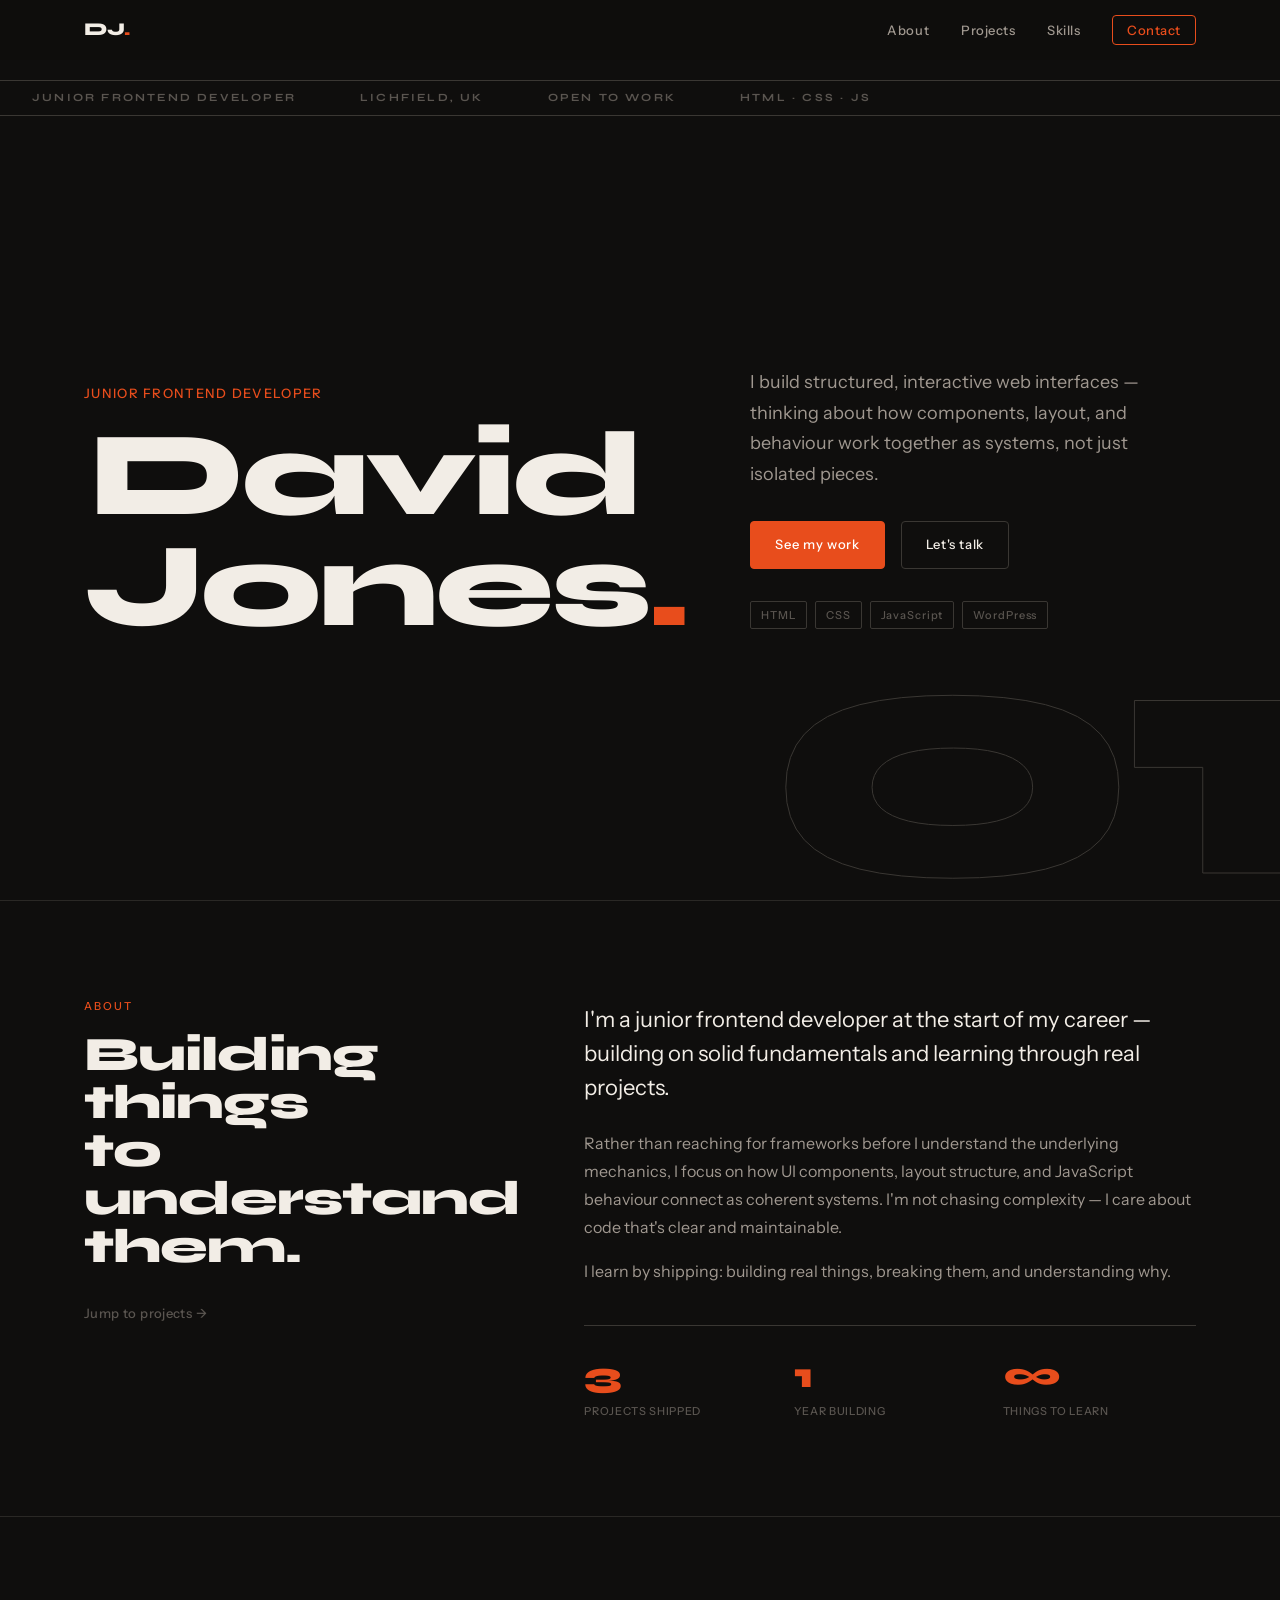
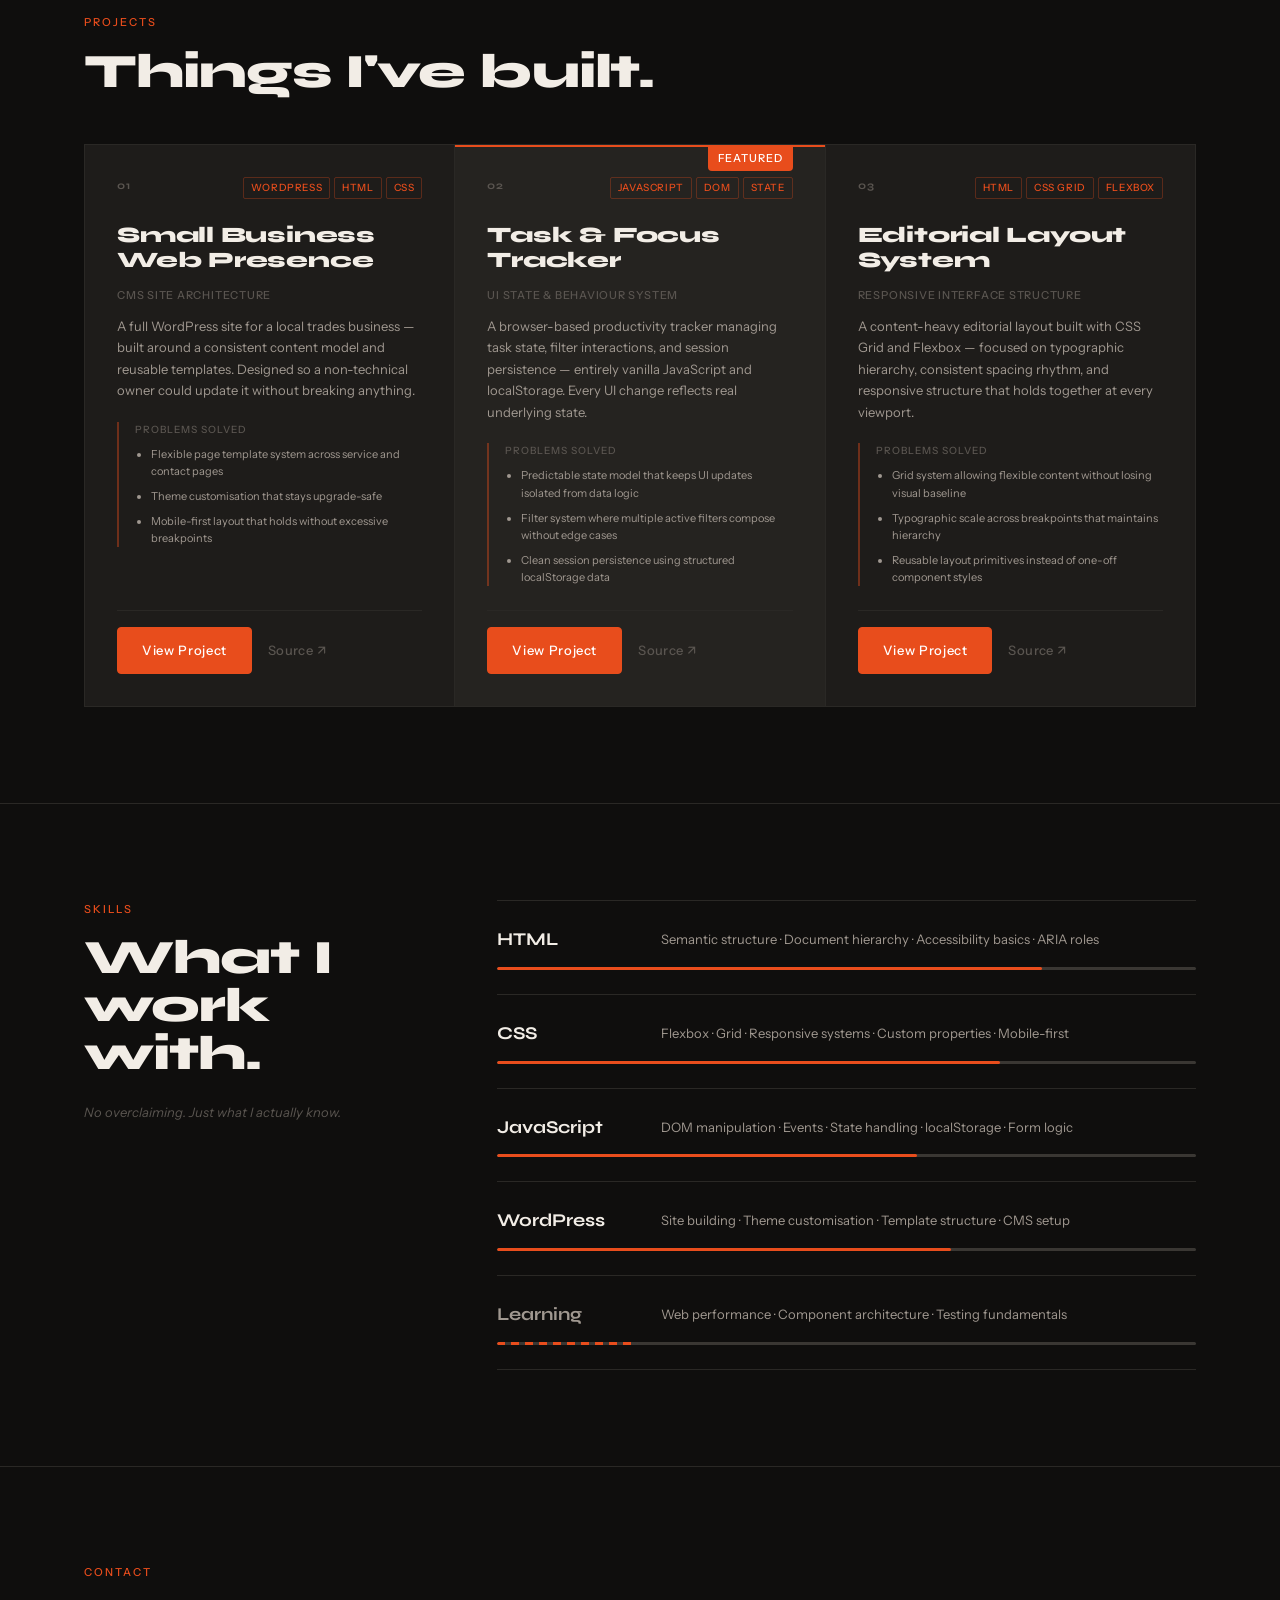
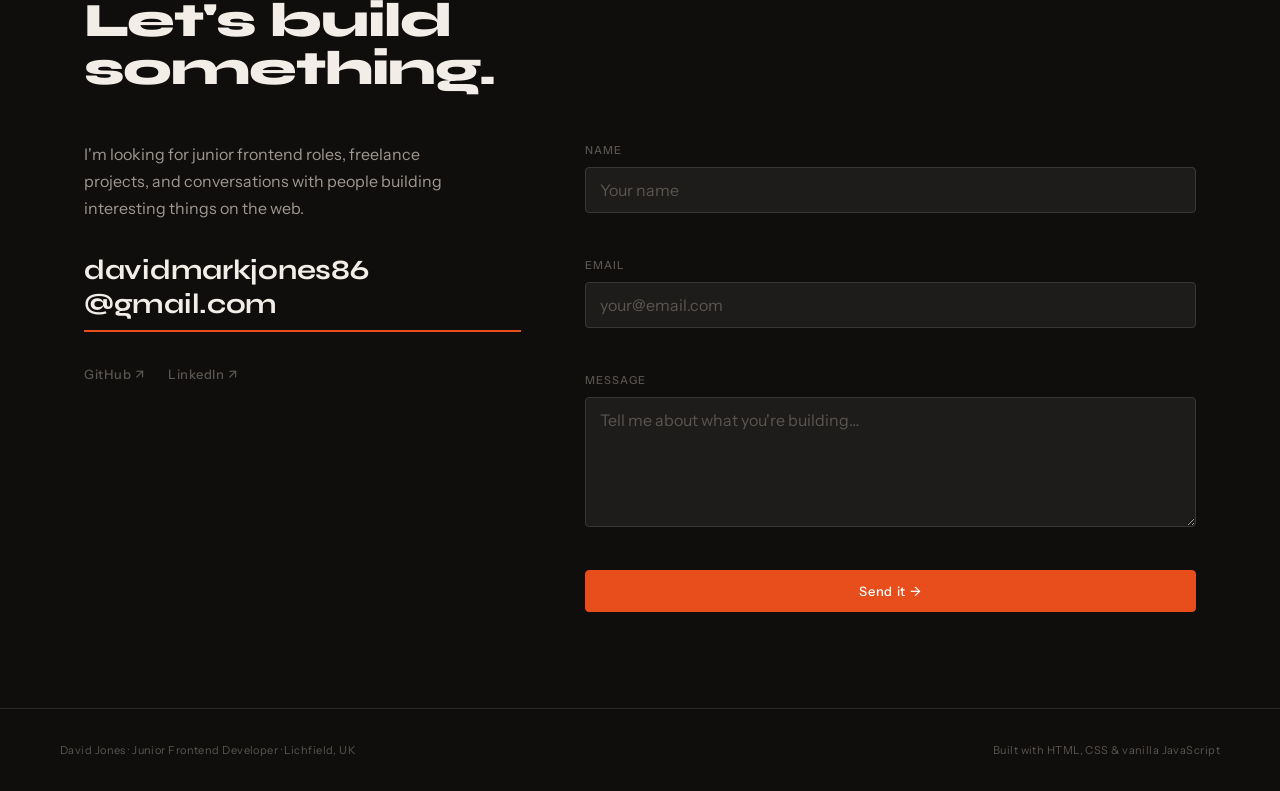
<file: index.html>
<!DOCTYPE html>
<html lang="en">
<head>
  <meta charset="UTF-8" />
  <meta name="viewport" content="width=device-width, initial-scale=1.0" />
  <meta name="description" content="David Jones — Junior Frontend Developer. Building structured, interactive web interfaces." />
  <title>David Jones — Frontend Dev</title>
  <link rel="preconnect" href="https://fonts.googleapis.com" />
  <link rel="preconnect" href="https://fonts.gstatic.com" crossorigin />
  <link href="https://fonts.googleapis.com/css2?family=Syne:wght@400;700;800&family=Instrument+Sans:ital,wght@0,400;0,500;1,400&display=swap" rel="stylesheet" />
  <link rel="stylesheet" href="style.css" />
</head>
<body>

  <!-- NAV -->
  <nav class="nav" id="nav">
    <div class="nav__inner">
      <a href="#top" class="nav__logo" aria-label="Home">DJ<span class="nav__logo-dot">.</span></a>
      <button class="nav__toggle" id="navToggle" aria-expanded="false" aria-controls="navMenu" aria-label="Toggle menu">
        <span></span><span></span>
      </button>
      <ul class="nav__menu" id="navMenu" role="list">
        <li><a href="#about" class="nav__link">About</a></li>
        <li><a href="#projects" class="nav__link">Projects</a></li>
        <li><a href="#skills" class="nav__link">Skills</a></li>
        <li><a href="#contact" class="nav__link nav__link--hi">Contact</a></li>
      </ul>
    </div>
  </nav>

  <main id="top">

    <!-- ===================== HERO ===================== -->
    <section class="hero" aria-labelledby="hero-heading">

      <!-- Background label tape -->
      <div class="hero__tape" aria-hidden="true">
        <div class="hero__tape-track">
          <span>JUNIOR FRONTEND DEVELOPER</span>
          <span>LICHFIELD, UK</span>
          <span>OPEN TO WORK</span>
          <span>HTML · CSS · JS</span>
        </div>
        <div class="hero__tape-track">
          <span>JUNIOR FRONTEND DEVELOPER</span>
          <span>LICHFIELD, UK</span>
          <span>OPEN TO WORK</span>
          <span>HTML · CSS · JS</span>
        </div>
      </div>

      <div class="hero__inner">
        <div class="hero__name-block">
          <p class="hero__eyebrow">Junior Frontend Developer</p>
          <h1 class="hero__heading" id="hero-heading">
            <span class="hero__name-first">David</span>
            <span class="hero__name-last">Jones<span class="hero__accent">.</span></span>
          </h1>
        </div>

        <div class="hero__right">
          <p class="hero__statement">
            I build structured, interactive web interfaces — thinking about how 
            components, layout, and behaviour work together as systems, 
            not just isolated pieces.
          </p>
          <div class="hero__actions">
            <a href="#projects" class="btn btn--accent">See my work</a>
            <a href="#contact" class="btn btn--outline">Let's talk</a>
          </div>
          <div class="hero__tags" aria-label="Technologies">
            <span>HTML</span><span>CSS</span><span>JavaScript</span><span>WordPress</span>
          </div>
        </div>
      </div>

      <!-- Large background number — purely decorative -->
      <div class="hero__bg-num" aria-hidden="true">01</div>
    </section>


    <!-- ===================== ABOUT ===================== -->
    <section class="section about" id="about" aria-labelledby="about-heading">
      <div class="section__inner">
        <div class="about__layout">

          <div class="about__header">
            <p class="section__label">About</p>
            <h2 class="section__heading" id="about-heading">
              Building things<br />to understand<br />them.
            </h2>
            <a href="#projects" class="about__skip-link">Jump to projects →</a>
          </div>

          <div class="about__content">
            <p class="about__lead">
              I'm a junior frontend developer at the start of my career — 
              building on solid fundamentals and learning through real projects.
            </p>
            <p class="about__body">
              Rather than reaching for frameworks before I understand the underlying 
              mechanics, I focus on how UI components, layout structure, and JavaScript 
              behaviour connect as coherent systems. I'm not chasing complexity — 
              I care about code that's clear and maintainable.
            </p>
            <p class="about__body">
              I learn by shipping: building real things, breaking them, 
              and understanding why.
            </p>
            <div class="about__stat-row">
              <div class="about__stat">
                <span class="about__stat-num">3</span>
                <span class="about__stat-label">Projects shipped</span>
              </div>
              <div class="about__stat">
                <span class="about__stat-num">1</span>
                <span class="about__stat-label">Year building</span>
              </div>
              <div class="about__stat">
                <span class="about__stat-num">∞</span>
                <span class="about__stat-label">Things to learn</span>
              </div>
            </div>
          </div>

        </div>
      </div>
    </section>


    <!-- ===================== PROJECTS ===================== -->
    <section class="section projects" id="projects" aria-labelledby="projects-heading">
      <div class="section__inner">

        <div class="projects__header">
          <p class="section__label">Projects</p>
          <h2 class="section__heading" id="projects-heading">Things I've built.</h2>
        </div>

        <div class="projects__grid">

          <!-- Project 01 -->
          <article class="project-card" aria-labelledby="p1-heading">
            <div class="project-card__top">
              <span class="project-card__num" aria-hidden="true">01</span>
              <ul class="project-card__tags" role="list">
                <li>WordPress</li><li>HTML</li><li>CSS</li>
              </ul>
            </div>
            <div class="project-card__body">
              <h3 class="project-card__heading" id="p1-heading">Small Business Web Presence</h3>
              <p class="project-card__type">CMS Site Architecture</p>
              <p class="project-card__desc">
                A full WordPress site for a local trades business — built around a consistent 
                content model and reusable templates. Designed so a non-technical owner 
                could update it without breaking anything.
              </p>
              <div class="project-card__problems">
                <p class="project-card__problem-label">Problems solved</p>
                <ul>
                  <li>Flexible page template system across service and contact pages</li>
                  <li>Theme customisation that stays upgrade-safe</li>
                  <li>Mobile-first layout that holds without excessive breakpoints</li>
                </ul>
              </div>
            </div>
            <div class="project-card__footer">
              <a href="#" class="project-card__link btn btn--accent">View Project</a>
              <a href="#" class="project-card__link project-card__link--ghost">Source ↗</a>
            </div>
          </article>

          <!-- Project 02 — FEATURED -->
          <article class="project-card project-card--featured" aria-labelledby="p2-heading">
            <div class="project-card__top">
              <span class="project-card__num" aria-hidden="true">02</span>
              <ul class="project-card__tags" role="list">
                <li>JavaScript</li><li>DOM</li><li>State</li>
              </ul>
            </div>
            <div class="project-card__body">
              <h3 class="project-card__heading" id="p2-heading">Task &amp; Focus Tracker</h3>
              <p class="project-card__type">UI State &amp; Behaviour System</p>
              <p class="project-card__desc">
                A browser-based productivity tracker managing task state, filter 
                interactions, and session persistence — entirely vanilla JavaScript 
                and localStorage. Every UI change reflects real underlying state.
              </p>
              <div class="project-card__problems">
                <p class="project-card__problem-label">Problems solved</p>
                <ul>
                  <li>Predictable state model that keeps UI updates isolated from data logic</li>
                  <li>Filter system where multiple active filters compose without edge cases</li>
                  <li>Clean session persistence using structured localStorage data</li>
                </ul>
              </div>
            </div>
            <div class="project-card__footer">
              <a href="#" class="project-card__link btn btn--accent">View Project</a>
              <a href="#" class="project-card__link project-card__link--ghost">Source ↗</a>
            </div>
          </article>

          <!-- Project 03 -->
          <article class="project-card" aria-labelledby="p3-heading">
            <div class="project-card__top">
              <span class="project-card__num" aria-hidden="true">03</span>
              <ul class="project-card__tags" role="list">
                <li>HTML</li><li>CSS Grid</li><li>Flexbox</li>
              </ul>
            </div>
            <div class="project-card__body">
              <h3 class="project-card__heading" id="p3-heading">Editorial Layout System</h3>
              <p class="project-card__type">Responsive Interface Structure</p>
              <p class="project-card__desc">
                A content-heavy editorial layout built with CSS Grid and Flexbox — 
                focused on typographic hierarchy, consistent spacing rhythm, 
                and responsive structure that holds together at every viewport.
              </p>
              <div class="project-card__problems">
                <p class="project-card__problem-label">Problems solved</p>
                <ul>
                  <li>Grid system allowing flexible content without losing visual baseline</li>
                  <li>Typographic scale across breakpoints that maintains hierarchy</li>
                  <li>Reusable layout primitives instead of one-off component styles</li>
                </ul>
              </div>
            </div>
            <div class="project-card__footer">
              <a href="#" class="project-card__link btn btn--accent">View Project</a>
              <a href="#" class="project-card__link project-card__link--ghost">Source ↗</a>
            </div>
          </article>

        </div>
      </div>
    </section>


    <!-- ===================== SKILLS ===================== -->
    <section class="section skills" id="skills" aria-labelledby="skills-heading">
      <div class="section__inner">
        <div class="skills__layout">

          <div class="skills__header">
            <p class="section__label">Skills</p>
            <h2 class="section__heading" id="skills-heading">What I work with.</h2>
            <p class="skills__note">No overclaiming. Just what I actually know.</p>
          </div>

          <div class="skills__list">

            <div class="skill-row" data-index="01">
              <div class="skill-row__name">HTML</div>
              <div class="skill-row__detail">
                Semantic structure · Document hierarchy · Accessibility basics · ARIA roles
              </div>
              <div class="skill-row__bar" aria-label="Proficiency: strong foundation">
                <div class="skill-row__fill" style="--fill: 78%"></div>
              </div>
            </div>

            <div class="skill-row" data-index="02">
              <div class="skill-row__name">CSS</div>
              <div class="skill-row__detail">
                Flexbox · Grid · Responsive systems · Custom properties · Mobile-first
              </div>
              <div class="skill-row__bar" aria-label="Proficiency: strong foundation">
                <div class="skill-row__fill" style="--fill: 72%"></div>
              </div>
            </div>

            <div class="skill-row" data-index="03">
              <div class="skill-row__name">JavaScript</div>
              <div class="skill-row__detail">
                DOM manipulation · Events · State handling · localStorage · Form logic
              </div>
              <div class="skill-row__bar" aria-label="Proficiency: growing">
                <div class="skill-row__fill" style="--fill: 60%"></div>
              </div>
            </div>

            <div class="skill-row" data-index="04">
              <div class="skill-row__name">WordPress</div>
              <div class="skill-row__detail">
                Site building · Theme customisation · Template structure · CMS setup
              </div>
              <div class="skill-row__bar" aria-label="Proficiency: solid">
                <div class="skill-row__fill" style="--fill: 65%"></div>
              </div>
            </div>

            <div class="skill-row skill-row--learning" data-index="05">
              <div class="skill-row__name">Learning</div>
              <div class="skill-row__detail">
                Web performance · Component architecture · Testing fundamentals
              </div>
              <div class="skill-row__bar" aria-label="Currently learning">
                <div class="skill-row__fill skill-row__fill--dashed" style="--fill: 20%"></div>
              </div>
            </div>

          </div>
        </div>
      </div>
    </section>


    <!-- ===================== CONTACT ===================== -->
    <section class="section contact" id="contact" aria-labelledby="contact-heading">
      <div class="section__inner">

        <div class="contact__top">
          <p class="section__label">Contact</p>
          <h2 class="section__heading contact__heading" id="contact-heading">
            Let's build<br />something.
          </h2>
        </div>

        <div class="contact__layout">

          <div class="contact__info">
            <p class="contact__desc">
              I'm looking for junior frontend roles, freelance projects, 
              and conversations with people building interesting things on the web.
            </p>
            <a href="mailto:davidmarkjones86@gmail.com" class="contact__email">
              davidmarkjones86<wbr />@gmail.com
            </a>
            <div class="contact__socials">
              <a href="https://github.com" class="contact__social" target="_blank" rel="noopener">GitHub ↗</a>
              <a href="https://linkedin.com" class="contact__social" target="_blank" rel="noopener">LinkedIn ↗</a>
            </div>
          </div>

          <form class="contact__form" id="contactForm" novalidate>
            <div class="form-field" id="nameField">
              <label class="form-field__label" for="name">Name</label>
              <input class="form-field__input" type="text" id="name" name="name" autocomplete="name" placeholder="Your name" aria-required="true" />
              <span class="form-field__error" id="nameError" role="alert" aria-live="polite"></span>
            </div>
            <div class="form-field" id="emailField">
              <label class="form-field__label" for="email">Email</label>
              <input class="form-field__input" type="email" id="email" name="email" autocomplete="email" placeholder="your@email.com" aria-required="true" />
              <span class="form-field__error" id="emailError" role="alert" aria-live="polite"></span>
            </div>
            <div class="form-field" id="messageField">
              <label class="form-field__label" for="message">Message</label>
              <textarea class="form-field__input form-field__input--textarea" id="message" name="message" rows="5" placeholder="Tell me about what you're building…" aria-required="true"></textarea>
              <span class="form-field__error" id="messageError" role="alert" aria-live="polite"></span>
            </div>
            <button class="btn btn--accent btn--full" type="submit">Send it →</button>
            <div class="form__success" id="formSuccess" role="status" aria-live="polite" hidden>
              Message sent — I'll be in touch soon.
            </div>
          </form>

        </div>
      </div>
    </section>

  </main>

  <footer class="footer">
    <div class="footer__inner">
      <p>David Jones · Junior Frontend Developer · Lichfield, UK</p>
      <p>Built with HTML, CSS &amp; vanilla JavaScript</p>
    </div>
  </footer>

  <script src="main.js"></script>
</body>
</html>
</file>
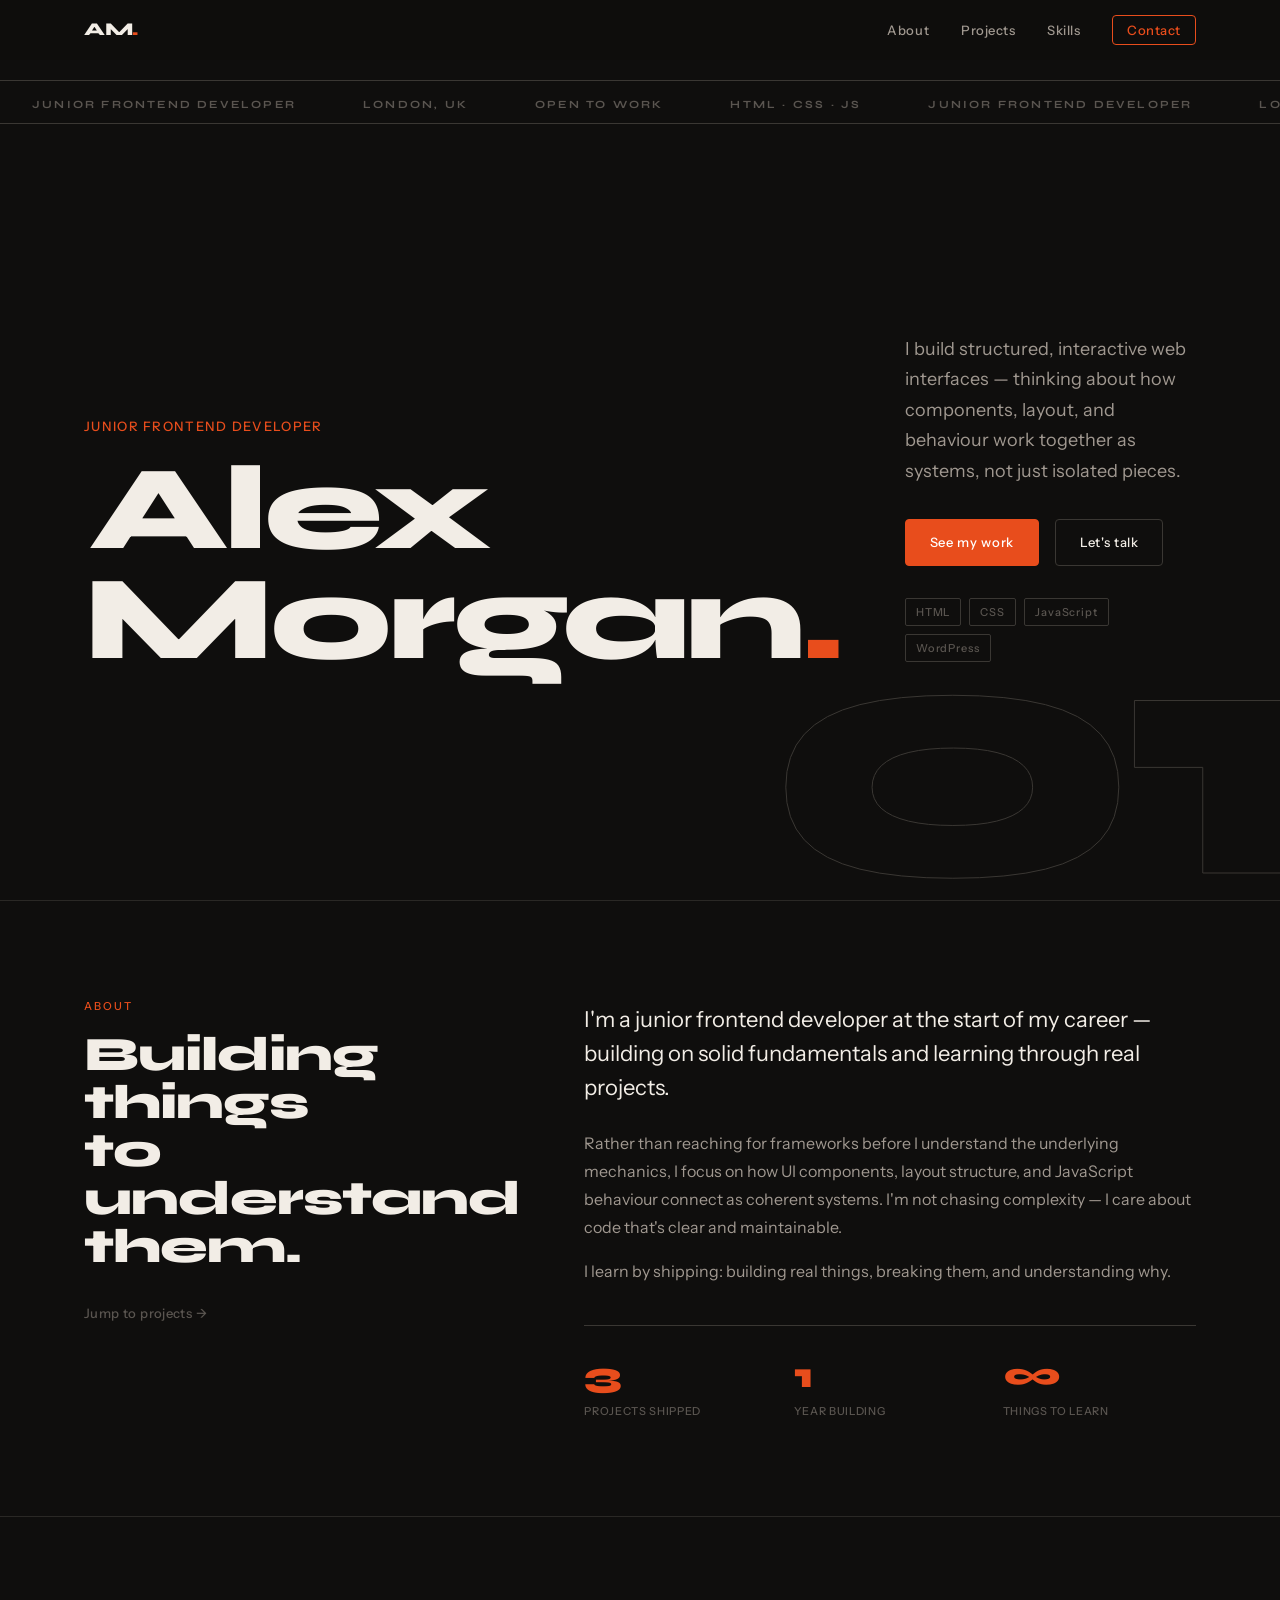
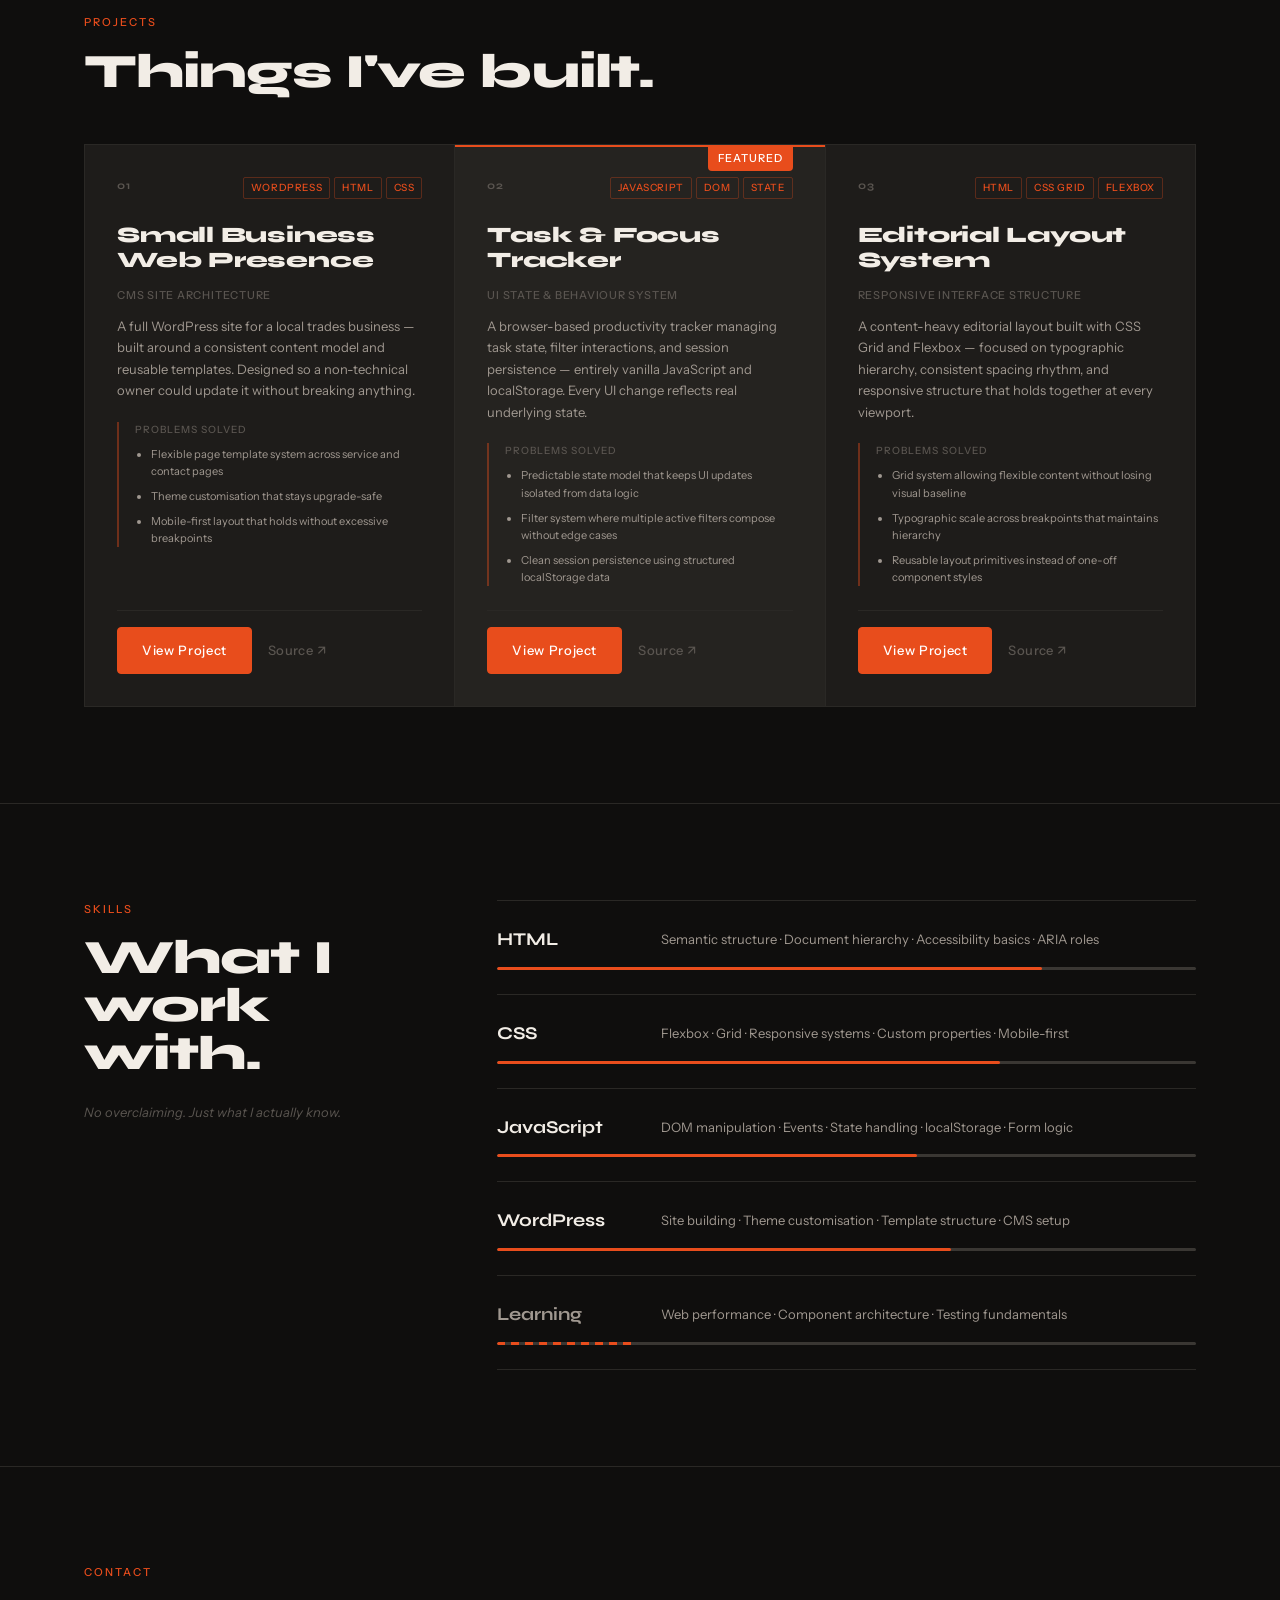
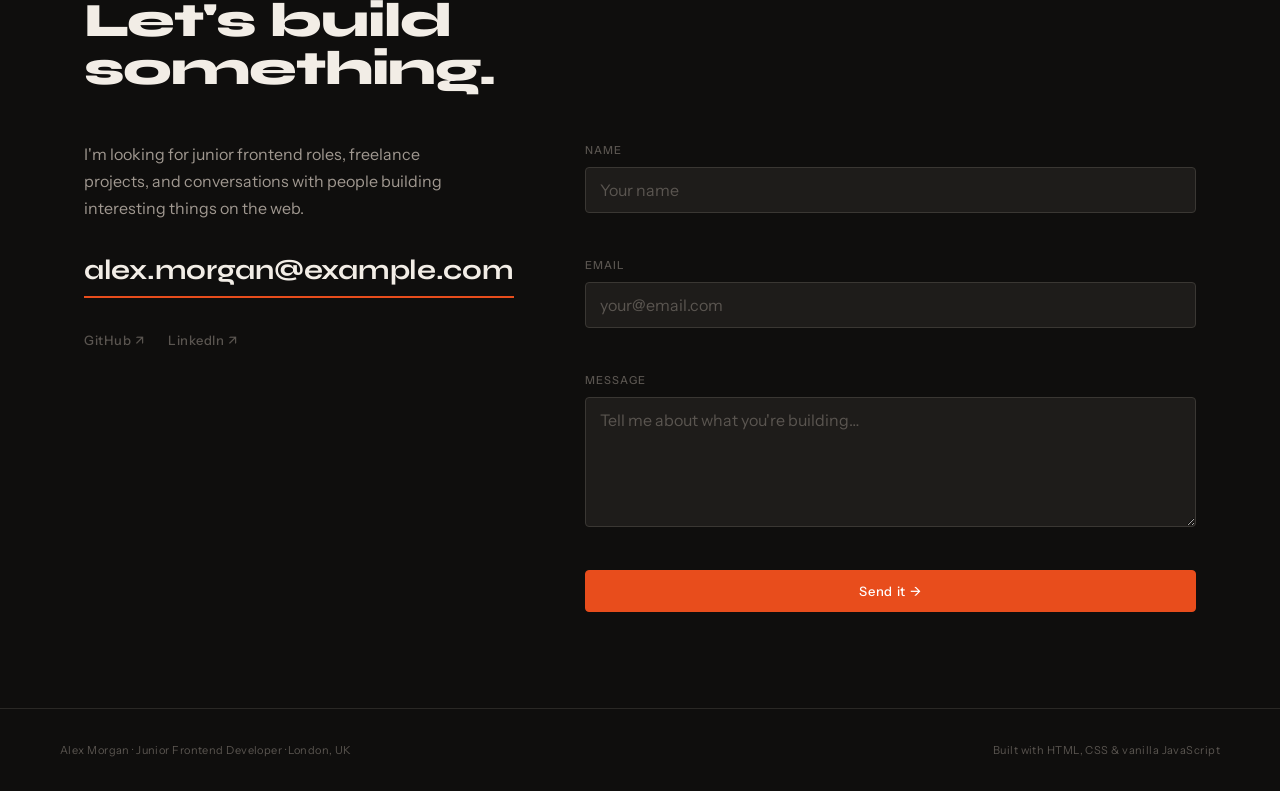
<file: portfolio-preview.html>
<!DOCTYPE html>
<html lang="en">
<head>
  <meta charset="UTF-8" />
  <meta name="viewport" content="width=device-width, initial-scale=1.0" />
  <meta name="description" content="Alex Morgan — Junior Frontend Developer. Building structured, interactive web interfaces." />
  <title>Alex Morgan — Frontend Dev</title>
  <link rel="preconnect" href="https://fonts.googleapis.com" />
  <link rel="preconnect" href="https://fonts.gstatic.com" crossorigin />
  <link href="https://fonts.googleapis.com/css2?family=Syne:wght@400;700;800&family=Instrument+Sans:ital,wght@0,400;0,500;1,400&display=swap" rel="stylesheet" />
  <style>
/* ============================================================
   PORTFOLIO v2 — Bold / Extrovert edition
   Theme: dark charcoal base · red-orange accent · oversized type
   Fonts: Syne (display, heavy) + Instrument Sans (body)
============================================================ */

/* ============================================================
   1. DESIGN TOKENS
============================================================ */
:root {
  --bg:            #0f0e0d;       /* near-black warm charcoal */
  --bg-2:          #161513;       /* slightly lighter surface */
  --bg-3:          #1e1c1a;       /* card surface */
  --bg-4:          #252320;       /* elevated card */

  --ink:           #f2ede6;       /* warm off-white */
  --ink-mid:       #a09890;       /* secondary text */
  --ink-dim:       #5a5550;       /* muted / placeholders */

  --accent:        #e84d1c;       /* punchy red-orange */
  --accent-dark:   #c43d14;       /* hover state */
  --accent-glow:   rgba(232, 77, 28, 0.12);

  --rule:          #2a2825;       /* dividers */
  --rule-bright:   #3a3733;

  --font-display:  'Syne', system-ui, sans-serif;
  --font-body:     'Instrument Sans', system-ui, sans-serif;

  /* Type scale */
  --text-xs:    0.6875rem;  /* 11px */
  --text-sm:    0.8125rem;  /* 13px */
  --text-base:  1rem;
  --text-lg:    1.125rem;
  --text-xl:    1.375rem;
  --text-2xl:   1.75rem;
  --text-3xl:   2.25rem;
  --text-4xl:   3rem;
  --text-hero:  clamp(3.5rem, 10vw, 7.5rem);

  /* Spacing */
  --s2:   0.5rem;
  --s3:   0.75rem;
  --s4:   1rem;
  --s6:   1.5rem;
  --s8:   2rem;
  --s10:  2.5rem;
  --s12:  3rem;
  --s16:  4rem;
  --s20:  5rem;
  --s24:  6rem;
  --s32:  8rem;

  --max-w:    1160px;
  --nav-h:    60px;
  --radius:   4px;

  --ease-out: cubic-bezier(0.16, 1, 0.3, 1);
}


/* ============================================================
   2. RESET & BASE
============================================================ */
*, *::before, *::after { box-sizing: border-box; margin: 0; padding: 0; }

html {
  scroll-behavior: smooth;
  scroll-padding-top: calc(var(--nav-h) + var(--s8));
}

body {
  background: var(--bg);
  color: var(--ink);
  font-family: var(--font-body);
  font-size: var(--text-base);
  line-height: 1.65;
}

ul, ol { list-style: none; }
img { display: block; max-width: 100%; }
textarea { resize: vertical; }
button { font-family: inherit; cursor: pointer; border: none; background: none; }

a {
  color: var(--accent);
  transition: color 150ms ease;
}
a:hover { color: var(--accent-dark); }
a:focus-visible {
  outline: 2px solid var(--accent);
  outline-offset: 3px;
  border-radius: 2px;
}


/* ============================================================
   3. NAV
============================================================ */
.nav {
  position: fixed;
  top: 0; left: 0; right: 0;
  z-index: 100;
  height: var(--nav-h);
  background: rgba(15, 14, 13, 0.9);
  backdrop-filter: blur(12px);
  border-bottom: 1px solid transparent;
  transition: border-color 300ms ease;
}
.nav--scrolled { border-color: var(--rule-bright); }

.nav__inner {
  max-width: var(--max-w);
  margin: 0 auto;
  padding: 0 var(--s6);
  height: 100%;
  display: flex;
  align-items: center;
  justify-content: space-between;
}

.nav__logo {
  font-family: var(--font-display);
  font-weight: 800;
  font-size: var(--text-lg);
  color: var(--ink);
  text-decoration: none;
  letter-spacing: -0.02em;
}
.nav__logo-dot { color: var(--accent); }

.nav__menu {
  display: flex;
  align-items: center;
  gap: var(--s8);
}

.nav__link {
  font-family: var(--font-body);
  font-size: var(--text-sm);
  font-weight: 500;
  color: var(--ink-mid);
  text-decoration: none;
  letter-spacing: 0.04em;
  transition: color 150ms ease;
}
.nav__link:hover { color: var(--ink); }

.nav__link--hi {
  color: var(--accent);
  border: 1px solid var(--accent);
  padding: 6px 14px;
  border-radius: var(--radius);
}
.nav__link--hi:hover {
  background: var(--accent);
  color: #fff;
}

.nav__toggle {
  display: none;
  flex-direction: column;
  gap: 5px;
  padding: var(--s2);
}
.nav__toggle span {
  display: block;
  width: 22px;
  height: 1.5px;
  background: var(--ink);
  transform-origin: center;
  transition: transform 250ms ease, opacity 250ms ease;
}
.nav__toggle[aria-expanded="true"] span:first-child {
  transform: translateY(3.25px) rotate(45deg);
}
.nav__toggle[aria-expanded="true"] span:last-child {
  transform: translateY(-3.25px) rotate(-45deg);
}


/* ============================================================
   4. BUTTONS
============================================================ */
.btn {
  display: inline-flex;
  align-items: center;
  font-family: var(--font-body);
  font-size: var(--text-sm);
  font-weight: 500;
  letter-spacing: 0.05em;
  padding: 12px 24px;
  border-radius: var(--radius);
  text-decoration: none;
  cursor: pointer;
  transition: background 150ms ease, color 150ms ease, border-color 150ms ease, transform 100ms ease;
  border: 1px solid transparent;
}
.btn:active { transform: scale(0.98); }

.btn--accent {
  background: var(--accent);
  color: #fff;
  border-color: var(--accent);
}
.btn--accent:hover {
  background: var(--accent-dark);
  border-color: var(--accent-dark);
  color: #fff;
}

.btn--outline {
  background: transparent;
  color: var(--ink);
  border-color: var(--rule-bright);
}
.btn--outline:hover {
  border-color: var(--ink-mid);
  color: var(--ink);
}

.btn--full { width: 100%; justify-content: center; }


/* ============================================================
   5. HERO
============================================================ */
.hero {
  position: relative;
  overflow: hidden;
  padding-top: calc(var(--nav-h) + var(--s16));
  padding-bottom: var(--s20);
  min-height: 100svh;
  display: flex;
  flex-direction: column;
  justify-content: center;
}

/* Scrolling ticker tape across the top */
.hero__tape {
  position: absolute;
  top: calc(var(--nav-h) + 20px);
  left: 0;
  right: 0;
  overflow: hidden;
  white-space: nowrap;
  border-top: 1px solid var(--rule-bright);
  border-bottom: 1px solid var(--rule-bright);
  padding: 8px 0;
  pointer-events: none;
}
.hero__tape span {
  display: inline-block;
  font-family: var(--font-display);
  font-size: var(--text-xs);
  font-weight: 700;
  letter-spacing: 0.2em;
  color: var(--ink-dim);
  padding: 0 32px;
  animation: tape-scroll 22s linear infinite;
}
/* Staggered so tape fills — second set mirrors first */
.hero__tape span:nth-child(n+5) {
  animation-delay: -11s;
}
@keyframes tape-scroll {
  from { transform: translateX(0); }
  to   { transform: translateX(-50%); }
}

.hero__inner {
  max-width: var(--max-w);
  margin: 0 auto;
  padding: 0 var(--s6);
  margin-top: var(--s16);
  display: grid;
  grid-template-columns: 1fr 1fr;
  gap: var(--s16);
  align-items: end;
}

.hero__eyebrow {
  font-family: var(--font-body);
  font-size: var(--text-sm);
  font-weight: 500;
  color: var(--accent);
  letter-spacing: 0.1em;
  text-transform: uppercase;
  margin-bottom: var(--s4);
}

.hero__heading {
  font-family: var(--font-display);
  font-weight: 800;
  font-size: var(--text-hero);
  line-height: 0.92;
  letter-spacing: -0.03em;
  color: var(--ink);
}

.hero__name-first {
  display: block;
  /* Slight indent on first name gives motion */
  padding-left: 0.04em;
}
.hero__name-last {
  display: block;
}

.hero__accent { color: var(--accent); }

.hero__right {
  padding-bottom: 12px; /* aligns baseline to heading bottom */
}

.hero__statement {
  font-size: var(--text-lg);
  color: var(--ink-mid);
  line-height: 1.7;
  max-width: 440px;
  margin-bottom: var(--s8);
}

.hero__actions {
  display: flex;
  gap: var(--s4);
  flex-wrap: wrap;
  margin-bottom: var(--s8);
}

.hero__tags {
  display: flex;
  flex-wrap: wrap;
  gap: var(--s2);
}
.hero__tags span {
  font-family: var(--font-body);
  font-size: var(--text-xs);
  font-weight: 500;
  letter-spacing: 0.08em;
  color: var(--ink-dim);
  border: 1px solid var(--rule-bright);
  padding: 4px 10px;
  border-radius: 2px;
}

/* Giant background number — purely decorative depth */
.hero__bg-num {
  position: absolute;
  bottom: -0.1em;
  right: -0.05em;
  font-family: var(--font-display);
  font-weight: 800;
  font-size: clamp(10rem, 28vw, 22rem);
  line-height: 1;
  color: transparent;
  -webkit-text-stroke: 1px var(--rule-bright);
  user-select: none;
  pointer-events: none;
  letter-spacing: -0.04em;
}


/* ============================================================
   6. SECTION COMMON
============================================================ */
.section {
  padding: var(--s24) 0;
  border-top: 1px solid var(--rule);
}

.section__inner {
  max-width: var(--max-w);
  margin: 0 auto;
  padding: 0 var(--s6);
}

.section__label {
  font-family: var(--font-body);
  font-size: var(--text-xs);
  font-weight: 500;
  color: var(--accent);
  letter-spacing: 0.18em;
  text-transform: uppercase;
  margin-bottom: var(--s4);
}

.section__heading {
  font-family: var(--font-display);
  font-weight: 800;
  font-size: clamp(var(--text-3xl), 5vw, var(--text-4xl));
  line-height: 1.0;
  letter-spacing: -0.02em;
  color: var(--ink);
}


/* ============================================================
   7. ABOUT
============================================================ */
.about__layout {
  display: grid;
  grid-template-columns: 2fr 3fr;
  gap: var(--s16);
  align-items: start;
}

.about__skip-link {
  display: inline-block;
  margin-top: var(--s8);
  font-size: var(--text-sm);
  color: var(--ink-dim);
  text-decoration: none;
  font-weight: 500;
  letter-spacing: 0.03em;
  transition: color 150ms ease;
}
.about__skip-link:hover { color: var(--accent); }

.about__content {
  padding-top: 6px; /* align with heading cap height */
}

.about__lead {
  font-size: var(--text-xl);
  color: var(--ink);
  line-height: 1.55;
  margin-bottom: var(--s6);
  font-weight: 400;
}

.about__body {
  color: var(--ink-mid);
  line-height: 1.75;
  margin-bottom: var(--s4);
}

.about__stat-row {
  display: grid;
  grid-template-columns: repeat(3, 1fr);
  gap: var(--s4);
  margin-top: var(--s10);
  padding-top: var(--s8);
  border-top: 1px solid var(--rule-bright);
}

.about__stat {
  display: flex;
  flex-direction: column;
  gap: var(--s2);
}

.about__stat-num {
  font-family: var(--font-display);
  font-weight: 800;
  font-size: var(--text-3xl);
  color: var(--accent);
  letter-spacing: -0.02em;
  line-height: 1;
}

.about__stat-label {
  font-size: var(--text-xs);
  color: var(--ink-dim);
  font-weight: 500;
  letter-spacing: 0.06em;
  text-transform: uppercase;
}


/* ============================================================
   8. PROJECTS
============================================================ */
.projects__header {
  margin-bottom: var(--s12);
}

.projects__grid {
  display: grid;
  grid-template-columns: repeat(3, 1fr);
  gap: 1px;
  background: var(--rule);
  border: 1px solid var(--rule);
}

.project-card {
  background: var(--bg-3);
  padding: var(--s8) var(--s8) var(--s8);
  display: flex;
  flex-direction: column;
  gap: var(--s6);
  transition: background 200ms ease;
}
.project-card:hover { background: var(--bg-4); }

/* Featured card gets accent top border */
.project-card--featured {
  position: relative;
  background: var(--bg-4);
}
.project-card--featured::before {
  content: 'Featured';
  position: absolute;
  top: 0;
  right: var(--s8);
  background: var(--accent);
  color: #fff;
  font-size: var(--text-xs);
  font-weight: 500;
  letter-spacing: 0.08em;
  padding: 4px 10px;
  border-radius: 0 0 4px 4px;
  text-transform: uppercase;
}
.project-card--featured::after {
  content: '';
  position: absolute;
  top: 0; left: 0; right: 0;
  height: 2px;
  background: var(--accent);
}

.project-card__top {
  display: flex;
  justify-content: space-between;
  align-items: flex-start;
}

.project-card__num {
  font-family: var(--font-display);
  font-size: var(--text-xs);
  font-weight: 700;
  color: var(--ink-dim);
  letter-spacing: 0.08em;
}

.project-card__tags {
  display: flex;
  flex-wrap: wrap;
  gap: 4px;
  justify-content: flex-end;
}
.project-card__tags li {
  font-size: 10px;
  font-weight: 500;
  letter-spacing: 0.06em;
  color: var(--accent);
  border: 1px solid rgba(232, 77, 28, 0.3);
  padding: 2px 7px;
  border-radius: 2px;
  text-transform: uppercase;
}

.project-card__body {
  display: flex;
  flex-direction: column;
  gap: var(--s3);
  flex: 1;
}

.project-card__heading {
  font-family: var(--font-display);
  font-weight: 800;
  font-size: var(--text-xl);
  color: var(--ink);
  letter-spacing: -0.01em;
  line-height: 1.15;
}

.project-card__type {
  font-size: var(--text-xs);
  color: var(--ink-dim);
  font-weight: 500;
  letter-spacing: 0.07em;
  text-transform: uppercase;
}

.project-card__desc {
  font-size: var(--text-sm);
  color: var(--ink-mid);
  line-height: 1.65;
}

.project-card__problems {
  border-left: 2px solid var(--accent-glow);
  padding-left: var(--s4);
  margin-top: var(--s2);
  border-left-color: rgba(232, 77, 28, 0.4);
}

.project-card__problem-label {
  font-size: 10px;
  font-weight: 500;
  letter-spacing: 0.1em;
  text-transform: uppercase;
  color: var(--ink-dim);
  margin-bottom: var(--s2);
}

.project-card__problems ul {
  display: flex;
  flex-direction: column;
  gap: var(--s2);
  list-style: disc;
  padding-left: var(--s4);
}
.project-card__problems li {
  font-size: var(--text-xs);
  color: var(--ink-mid);
  line-height: 1.55;
}

.project-card__footer {
  display: flex;
  gap: var(--s4);
  align-items: center;
  padding-top: var(--s4);
  border-top: 1px solid var(--rule);
  margin-top: auto;
}

.project-card__link { font-size: var(--text-sm); }

.project-card__link--ghost {
  font-size: var(--text-sm);
  font-weight: 500;
  color: var(--ink-dim);
  text-decoration: none;
  letter-spacing: 0.03em;
  transition: color 150ms ease;
}
.project-card__link--ghost:hover { color: var(--ink); }


/* ============================================================
   9. SKILLS
============================================================ */
.skills__layout {
  display: grid;
  grid-template-columns: 1fr 2fr;
  gap: var(--s16);
  align-items: start;
}

.skills__note {
  margin-top: var(--s6);
  font-size: var(--text-sm);
  color: var(--ink-dim);
  font-style: italic;
}

.skills__list {
  display: flex;
  flex-direction: column;
}

.skill-row {
  display: grid;
  grid-template-columns: 140px 1fr;
  grid-template-rows: auto auto;
  column-gap: var(--s6);
  row-gap: var(--s3);
  padding: var(--s6) 0;
  border-bottom: 1px solid var(--rule);
  align-items: center;
}
.skill-row:first-child { border-top: 1px solid var(--rule); }

.skill-row__name {
  font-family: var(--font-display);
  font-weight: 700;
  font-size: var(--text-lg);
  color: var(--ink);
  grid-row: 1;
  grid-column: 1;
}

.skill-row__detail {
  font-size: var(--text-sm);
  color: var(--ink-mid);
  grid-row: 1;
  grid-column: 2;
  line-height: 1.5;
}

.skill-row__bar {
  grid-row: 2;
  grid-column: 1 / -1;
  height: 3px;
  background: var(--rule-bright);
  border-radius: 2px;
  overflow: hidden;
}

.skill-row__fill {
  height: 100%;
  width: var(--fill);
  background: var(--accent);
  border-radius: 2px;
  transform-origin: left;
  transform: scaleX(0);
  transition: transform 800ms var(--ease-out);
}

/* JS adds this once in viewport */
.skill-row.is-visible .skill-row__fill {
  transform: scaleX(1);
}

.skill-row--learning .skill-row__name {
  color: var(--ink-mid);
}
.skill-row__fill--dashed {
  background: repeating-linear-gradient(
    90deg,
    var(--accent) 0,
    var(--accent) 8px,
    transparent 8px,
    transparent 14px
  );
}


/* ============================================================
   10. CONTACT
============================================================ */
.contact__top {
  margin-bottom: var(--s12);
}

.contact__heading { max-width: 500px; }

.contact__layout {
  display: grid;
  grid-template-columns: 1fr 1.4fr;
  gap: var(--s16);
  align-items: start;
}

.contact__desc {
  color: var(--ink-mid);
  line-height: 1.7;
  margin-bottom: var(--s8);
  max-width: 380px;
}

.contact__email {
  display: inline-block;
  font-family: var(--font-display);
  font-weight: 700;
  font-size: var(--text-2xl);
  color: var(--ink);
  text-decoration: none;
  letter-spacing: -0.01em;
  line-height: 1.2;
  margin-bottom: var(--s8);
  border-bottom: 2px solid var(--accent);
  padding-bottom: var(--s2);
  transition: color 150ms ease, border-color 150ms ease;
}
.contact__email:hover {
  color: var(--accent);
  border-color: transparent;
}

.contact__socials {
  display: flex;
  gap: var(--s6);
}
.contact__social {
  font-size: var(--text-sm);
  font-weight: 500;
  color: var(--ink-dim);
  text-decoration: none;
  letter-spacing: 0.04em;
  transition: color 150ms ease;
}
.contact__social:hover { color: var(--ink); }


/* ============================================================
   11. FORM
============================================================ */
.contact__form {
  display: flex;
  flex-direction: column;
  gap: var(--s6);
}

.form-field {
  display: flex;
  flex-direction: column;
  gap: var(--s2);
}

.form-field__label {
  font-size: var(--text-xs);
  font-weight: 500;
  letter-spacing: 0.1em;
  text-transform: uppercase;
  color: var(--ink-dim);
}

.form-field__input {
  font-family: var(--font-body);
  font-size: var(--text-base);
  color: var(--ink);
  background: var(--bg-3);
  border: 1px solid var(--rule-bright);
  border-radius: var(--radius);
  padding: 12px 14px;
  width: 100%;
  outline: none;
  -webkit-appearance: none;
  transition: border-color 150ms ease, background 150ms ease;
}
.form-field__input::placeholder { color: var(--ink-dim); }
.form-field__input:focus {
  border-color: var(--accent);
  background: var(--bg-4);
}

.form-field__input--textarea { min-height: 130px; }

.form-field--error .form-field__input { border-color: #c0392b; }

.form-field__error {
  font-size: var(--text-xs);
  color: #e05c5c;
  letter-spacing: 0.02em;
  min-height: 1em;
}

.form__success {
  font-size: var(--text-sm);
  font-weight: 500;
  color: var(--accent);
  padding: var(--s4) 0;
  letter-spacing: 0.02em;
}


/* ============================================================
   12. FOOTER
============================================================ */
.footer {
  border-top: 1px solid var(--rule);
  padding: var(--s8) var(--s6);
}
.footer__inner {
  max-width: var(--max-w);
  margin: 0 auto;
  display: flex;
  justify-content: space-between;
  align-items: center;
  gap: var(--s4);
  flex-wrap: wrap;
}
.footer p {
  font-size: var(--text-xs);
  color: var(--ink-dim);
  letter-spacing: 0.04em;
}


/* ============================================================
   13. SCROLL REVEAL
============================================================ */
.js-reveal {
  opacity: 0;
  transform: translateY(20px);
  transition: opacity 600ms var(--ease-out), transform 600ms var(--ease-out);
}
.js-reveal.is-visible {
  opacity: 1;
  transform: none;
}


/* ============================================================
   14. RESPONSIVE — TABLET (≤ 960px)
============================================================ */
@media (max-width: 960px) {
  .hero__inner { grid-template-columns: 1fr; gap: var(--s10); }
  .hero__right { max-width: 560px; }
  .projects__grid { grid-template-columns: 1fr; }
  .project-card--featured::before { display: none; }
  .about__layout { grid-template-columns: 1fr; gap: var(--s8); }
  .skills__layout { grid-template-columns: 1fr; gap: var(--s8); }
  .contact__layout { grid-template-columns: 1fr; gap: var(--s10); }
}


/* ============================================================
   15. RESPONSIVE — MOBILE (≤ 600px)
============================================================ */
@media (max-width: 768px) {
  .nav__toggle { display: flex; }
  .nav__menu {
    position: fixed;
    top: var(--nav-h);
    left: 0; right: 0;
    background: var(--bg);
    border-bottom: 1px solid var(--rule-bright);
    flex-direction: column;
    align-items: flex-start;
    gap: 0;
    padding: var(--s4) var(--s6);
    transform: translateY(-8px);
    opacity: 0;
    pointer-events: none;
    transition: transform 250ms ease, opacity 250ms ease;
  }
  .nav__menu--open {
    transform: translateY(0);
    opacity: 1;
    pointer-events: auto;
  }
  .nav__menu li { width: 100%; }
  .nav__link {
    display: block;
    padding: var(--s4) 0;
    border-bottom: 1px solid var(--rule);
    width: 100%;
  }
  .nav__link--hi {
    border: none;
    border-bottom: 1px solid var(--rule);
    padding: var(--s4) 0;
    border-radius: 0;
    color: var(--accent);
    background: none;
  }
}

@media (max-width: 600px) {
  .section { padding: var(--s16) 0; }
  .hero { min-height: auto; padding-top: calc(var(--nav-h) + var(--s12)); }
  .hero__inner { margin-top: var(--s10); }
  .about__stat-row { grid-template-columns: 1fr; gap: var(--s6); }
  .skill-row {
    grid-template-columns: 1fr;
  }
  .skill-row__detail { grid-column: 1; }
  .hero__bg-num { font-size: clamp(6rem, 35vw, 12rem); }
  .contact__email { font-size: var(--text-xl); }
  .hero__actions { flex-direction: column; align-items: flex-start; }
  .footer__inner { flex-direction: column; align-items: flex-start; }
}

</style>
</head>
<body>

  <!-- NAV -->
  <nav class="nav" id="nav">
    <div class="nav__inner">
      <a href="#top" class="nav__logo" aria-label="Home">AM<span class="nav__logo-dot">.</span></a>
      <button class="nav__toggle" id="navToggle" aria-expanded="false" aria-controls="navMenu" aria-label="Toggle menu">
        <span></span><span></span>
      </button>
      <ul class="nav__menu" id="navMenu" role="list">
        <li><a href="#about" class="nav__link">About</a></li>
        <li><a href="#projects" class="nav__link">Projects</a></li>
        <li><a href="#skills" class="nav__link">Skills</a></li>
        <li><a href="#contact" class="nav__link nav__link--hi">Contact</a></li>
      </ul>
    </div>
  </nav>

  <main id="top">

    <!-- ===================== HERO ===================== -->
    <section class="hero" aria-labelledby="hero-heading">

      <!-- Background label tape -->
      <div class="hero__tape" aria-hidden="true">
        <span>JUNIOR FRONTEND DEVELOPER</span>
        <span>LONDON, UK</span>
        <span>OPEN TO WORK</span>
        <span>HTML · CSS · JS</span>
        <span>JUNIOR FRONTEND DEVELOPER</span>
        <span>LONDON, UK</span>
        <span>OPEN TO WORK</span>
        <span>HTML · CSS · JS</span>
      </div>

      <div class="hero__inner">
        <div class="hero__name-block">
          <p class="hero__eyebrow">Junior Frontend Developer</p>
          <h1 class="hero__heading" id="hero-heading">
            <span class="hero__name-first">Alex</span>
            <span class="hero__name-last">Morgan<span class="hero__accent">.</span></span>
          </h1>
        </div>

        <div class="hero__right">
          <p class="hero__statement">
            I build structured, interactive web interfaces — thinking about how 
            components, layout, and behaviour work together as systems, 
            not just isolated pieces.
          </p>
          <div class="hero__actions">
            <a href="#projects" class="btn btn--accent">See my work</a>
            <a href="#contact" class="btn btn--outline">Let's talk</a>
          </div>
          <div class="hero__tags" aria-label="Technologies">
            <span>HTML</span><span>CSS</span><span>JavaScript</span><span>WordPress</span>
          </div>
        </div>
      </div>

      <!-- Large background number — purely decorative -->
      <div class="hero__bg-num" aria-hidden="true">01</div>
    </section>


    <!-- ===================== ABOUT ===================== -->
    <section class="section about" id="about" aria-labelledby="about-heading">
      <div class="section__inner">
        <div class="about__layout">

          <div class="about__header">
            <p class="section__label">About</p>
            <h2 class="section__heading" id="about-heading">
              Building things<br />to understand<br />them.
            </h2>
            <a href="#projects" class="about__skip-link">Jump to projects →</a>
          </div>

          <div class="about__content">
            <p class="about__lead">
              I'm a junior frontend developer at the start of my career — 
              building on solid fundamentals and learning through real projects.
            </p>
            <p class="about__body">
              Rather than reaching for frameworks before I understand the underlying 
              mechanics, I focus on how UI components, layout structure, and JavaScript 
              behaviour connect as coherent systems. I'm not chasing complexity — 
              I care about code that's clear and maintainable.
            </p>
            <p class="about__body">
              I learn by shipping: building real things, breaking them, 
              and understanding why.
            </p>
            <div class="about__stat-row">
              <div class="about__stat">
                <span class="about__stat-num">3</span>
                <span class="about__stat-label">Projects shipped</span>
              </div>
              <div class="about__stat">
                <span class="about__stat-num">1</span>
                <span class="about__stat-label">Year building</span>
              </div>
              <div class="about__stat">
                <span class="about__stat-num">∞</span>
                <span class="about__stat-label">Things to learn</span>
              </div>
            </div>
          </div>

        </div>
      </div>
    </section>


    <!-- ===================== PROJECTS ===================== -->
    <section class="section projects" id="projects" aria-labelledby="projects-heading">
      <div class="section__inner">

        <div class="projects__header">
          <p class="section__label">Projects</p>
          <h2 class="section__heading" id="projects-heading">Things I've built.</h2>
        </div>

        <div class="projects__grid">

          <!-- Project 01 -->
          <article class="project-card" aria-labelledby="p1-heading">
            <div class="project-card__top">
              <span class="project-card__num" aria-hidden="true">01</span>
              <ul class="project-card__tags" role="list">
                <li>WordPress</li><li>HTML</li><li>CSS</li>
              </ul>
            </div>
            <div class="project-card__body">
              <h3 class="project-card__heading" id="p1-heading">Small Business Web Presence</h3>
              <p class="project-card__type">CMS Site Architecture</p>
              <p class="project-card__desc">
                A full WordPress site for a local trades business — built around a consistent 
                content model and reusable templates. Designed so a non-technical owner 
                could update it without breaking anything.
              </p>
              <div class="project-card__problems">
                <p class="project-card__problem-label">Problems solved</p>
                <ul>
                  <li>Flexible page template system across service and contact pages</li>
                  <li>Theme customisation that stays upgrade-safe</li>
                  <li>Mobile-first layout that holds without excessive breakpoints</li>
                </ul>
              </div>
            </div>
            <div class="project-card__footer">
              <a href="#" class="project-card__link btn btn--accent">View Project</a>
              <a href="#" class="project-card__link project-card__link--ghost">Source ↗</a>
            </div>
          </article>

          <!-- Project 02 — FEATURED -->
          <article class="project-card project-card--featured" aria-labelledby="p2-heading">
            <div class="project-card__top">
              <span class="project-card__num" aria-hidden="true">02</span>
              <ul class="project-card__tags" role="list">
                <li>JavaScript</li><li>DOM</li><li>State</li>
              </ul>
            </div>
            <div class="project-card__body">
              <h3 class="project-card__heading" id="p2-heading">Task &amp; Focus Tracker</h3>
              <p class="project-card__type">UI State &amp; Behaviour System</p>
              <p class="project-card__desc">
                A browser-based productivity tracker managing task state, filter 
                interactions, and session persistence — entirely vanilla JavaScript 
                and localStorage. Every UI change reflects real underlying state.
              </p>
              <div class="project-card__problems">
                <p class="project-card__problem-label">Problems solved</p>
                <ul>
                  <li>Predictable state model that keeps UI updates isolated from data logic</li>
                  <li>Filter system where multiple active filters compose without edge cases</li>
                  <li>Clean session persistence using structured localStorage data</li>
                </ul>
              </div>
            </div>
            <div class="project-card__footer">
              <a href="#" class="project-card__link btn btn--accent">View Project</a>
              <a href="#" class="project-card__link project-card__link--ghost">Source ↗</a>
            </div>
          </article>

          <!-- Project 03 -->
          <article class="project-card" aria-labelledby="p3-heading">
            <div class="project-card__top">
              <span class="project-card__num" aria-hidden="true">03</span>
              <ul class="project-card__tags" role="list">
                <li>HTML</li><li>CSS Grid</li><li>Flexbox</li>
              </ul>
            </div>
            <div class="project-card__body">
              <h3 class="project-card__heading" id="p3-heading">Editorial Layout System</h3>
              <p class="project-card__type">Responsive Interface Structure</p>
              <p class="project-card__desc">
                A content-heavy editorial layout built with CSS Grid and Flexbox — 
                focused on typographic hierarchy, consistent spacing rhythm, 
                and responsive structure that holds together at every viewport.
              </p>
              <div class="project-card__problems">
                <p class="project-card__problem-label">Problems solved</p>
                <ul>
                  <li>Grid system allowing flexible content without losing visual baseline</li>
                  <li>Typographic scale across breakpoints that maintains hierarchy</li>
                  <li>Reusable layout primitives instead of one-off component styles</li>
                </ul>
              </div>
            </div>
            <div class="project-card__footer">
              <a href="#" class="project-card__link btn btn--accent">View Project</a>
              <a href="#" class="project-card__link project-card__link--ghost">Source ↗</a>
            </div>
          </article>

        </div>
      </div>
    </section>


    <!-- ===================== SKILLS ===================== -->
    <section class="section skills" id="skills" aria-labelledby="skills-heading">
      <div class="section__inner">
        <div class="skills__layout">

          <div class="skills__header">
            <p class="section__label">Skills</p>
            <h2 class="section__heading" id="skills-heading">What I work with.</h2>
            <p class="skills__note">No overclaiming. Just what I actually know.</p>
          </div>

          <div class="skills__list">

            <div class="skill-row" data-index="01">
              <div class="skill-row__name">HTML</div>
              <div class="skill-row__detail">
                Semantic structure · Document hierarchy · Accessibility basics · ARIA roles
              </div>
              <div class="skill-row__bar" aria-label="Proficiency: strong foundation">
                <div class="skill-row__fill" style="--fill: 78%"></div>
              </div>
            </div>

            <div class="skill-row" data-index="02">
              <div class="skill-row__name">CSS</div>
              <div class="skill-row__detail">
                Flexbox · Grid · Responsive systems · Custom properties · Mobile-first
              </div>
              <div class="skill-row__bar" aria-label="Proficiency: strong foundation">
                <div class="skill-row__fill" style="--fill: 72%"></div>
              </div>
            </div>

            <div class="skill-row" data-index="03">
              <div class="skill-row__name">JavaScript</div>
              <div class="skill-row__detail">
                DOM manipulation · Events · State handling · localStorage · Form logic
              </div>
              <div class="skill-row__bar" aria-label="Proficiency: growing">
                <div class="skill-row__fill" style="--fill: 60%"></div>
              </div>
            </div>

            <div class="skill-row" data-index="04">
              <div class="skill-row__name">WordPress</div>
              <div class="skill-row__detail">
                Site building · Theme customisation · Template structure · CMS setup
              </div>
              <div class="skill-row__bar" aria-label="Proficiency: solid">
                <div class="skill-row__fill" style="--fill: 65%"></div>
              </div>
            </div>

            <div class="skill-row skill-row--learning" data-index="05">
              <div class="skill-row__name">Learning</div>
              <div class="skill-row__detail">
                Web performance · Component architecture · Testing fundamentals
              </div>
              <div class="skill-row__bar" aria-label="Currently learning">
                <div class="skill-row__fill skill-row__fill--dashed" style="--fill: 20%"></div>
              </div>
            </div>

          </div>
        </div>
      </div>
    </section>


    <!-- ===================== CONTACT ===================== -->
    <section class="section contact" id="contact" aria-labelledby="contact-heading">
      <div class="section__inner">

        <div class="contact__top">
          <p class="section__label">Contact</p>
          <h2 class="section__heading contact__heading" id="contact-heading">
            Let's build<br />something.
          </h2>
        </div>

        <div class="contact__layout">

          <div class="contact__info">
            <p class="contact__desc">
              I'm looking for junior frontend roles, freelance projects, 
              and conversations with people building interesting things on the web.
            </p>
            <a href="mailto:alex.morgan@example.com" class="contact__email">
              alex.morgan<wbr />@example.com
            </a>
            <div class="contact__socials">
              <a href="https://github.com" class="contact__social" target="_blank" rel="noopener">GitHub ↗</a>
              <a href="https://linkedin.com" class="contact__social" target="_blank" rel="noopener">LinkedIn ↗</a>
            </div>
          </div>

          <form class="contact__form" id="contactForm" novalidate>
            <div class="form-field" id="nameField">
              <label class="form-field__label" for="name">Name</label>
              <input class="form-field__input" type="text" id="name" name="name" autocomplete="name" placeholder="Your name" aria-required="true" />
              <span class="form-field__error" id="nameError" role="alert" aria-live="polite"></span>
            </div>
            <div class="form-field" id="emailField">
              <label class="form-field__label" for="email">Email</label>
              <input class="form-field__input" type="email" id="email" name="email" autocomplete="email" placeholder="your@email.com" aria-required="true" />
              <span class="form-field__error" id="emailError" role="alert" aria-live="polite"></span>
            </div>
            <div class="form-field" id="messageField">
              <label class="form-field__label" for="message">Message</label>
              <textarea class="form-field__input form-field__input--textarea" id="message" name="message" rows="5" placeholder="Tell me about what you're building…" aria-required="true"></textarea>
              <span class="form-field__error" id="messageError" role="alert" aria-live="polite"></span>
            </div>
            <button class="btn btn--accent btn--full" type="submit">Send it →</button>
            <div class="form__success" id="formSuccess" role="status" aria-live="polite" hidden>
              Message sent — I'll be in touch soon.
            </div>
          </form>

        </div>
      </div>
    </section>

  </main>

  <footer class="footer">
    <div class="footer__inner">
      <p>Alex Morgan · Junior Frontend Developer · London, UK</p>
      <p>Built with HTML, CSS &amp; vanilla JavaScript</p>
    </div>
  </footer>

  <script>
/**
 * main.js — Portfolio v2 interactions
 *
 * 1. Navigation — scroll border + mobile toggle
 * 2. Scroll reveal — fade + lift sections on enter
 * 3. Skill bars — animate width on scroll into view
 * 4. Contact form — field validation + submit state
 */

'use strict';

/* ============================================================
   1. NAVIGATION
============================================================ */
function initNav() {
  const nav    = document.getElementById('nav');
  const toggle = document.getElementById('navToggle');
  const menu   = document.getElementById('navMenu');

  if (!nav || !toggle || !menu) return;

  // Scroll state
  window.addEventListener('scroll', () => {
    nav.classList.toggle('nav--scrolled', window.scrollY > 16);
  }, { passive: true });

  // Mobile toggle
  const open  = () => { menu.classList.add('nav__menu--open');    toggle.setAttribute('aria-expanded', 'true');  };
  const close = () => { menu.classList.remove('nav__menu--open'); toggle.setAttribute('aria-expanded', 'false'); };

  toggle.addEventListener('click', () => {
    toggle.getAttribute('aria-expanded') === 'true' ? close() : open();
  });

  // Close on link click
  menu.querySelectorAll('.nav__link').forEach(l => l.addEventListener('click', close));

  // Close on Escape or outside click
  document.addEventListener('keydown', e => { if (e.key === 'Escape') { close(); toggle.focus(); } });
  document.addEventListener('click',   e => { if (!nav.contains(e.target)) close(); });
}


/* ============================================================
   2. SCROLL REVEAL — general fade + lift
============================================================ */
function initReveal() {
  // Mark elements that should animate
  const selectors = [
    '.hero__name-block',
    '.hero__right',
    '.about__header',
    '.about__content',
    '.project-card',
    '.contact__top',
    '.contact__info',
    '.contact__form',
  ];

  selectors.forEach(sel => {
    document.querySelectorAll(sel).forEach((el, i) => {
      el.classList.add('js-reveal');
      // Cascade siblings with small delay
      el.style.transitionDelay = `${i * 80}ms`;
    });
  });

  if (!('IntersectionObserver' in window)) {
    document.querySelectorAll('.js-reveal').forEach(el => el.classList.add('is-visible'));
    return;
  }

  const obs = new IntersectionObserver(entries => {
    entries.forEach(e => {
      if (e.isIntersecting) {
        e.target.classList.add('is-visible');
        obs.unobserve(e.target);
      }
    });
  }, { threshold: 0.08, rootMargin: '0px 0px -32px 0px' });

  document.querySelectorAll('.js-reveal').forEach(el => obs.observe(el));
}


/* ============================================================
   3. SKILL BARS — animate fill on scroll into view
   The CSS transition on .skill-row__fill fires once the 
   parent .skill-row gains is-visible class.
============================================================ */
function initSkillBars() {
  const rows = document.querySelectorAll('.skill-row');
  if (!rows.length || !('IntersectionObserver' in window)) {
    rows.forEach(r => r.classList.add('is-visible'));
    return;
  }

  const obs = new IntersectionObserver(entries => {
    entries.forEach((e, i) => {
      if (e.isIntersecting) {
        // Stagger each bar slightly so they feel sequential
        setTimeout(() => {
          e.target.classList.add('is-visible');
        }, i * 120);
        obs.unobserve(e.target);
      }
    });
  }, { threshold: 0.3 });

  rows.forEach(row => obs.observe(row));
}


/* ============================================================
   4. CONTACT FORM
============================================================ */
function initForm() {
  const form       = document.getElementById('contactForm');
  const successMsg = document.getElementById('formSuccess');
  if (!form) return;

  const fields = [
    {
      input:   form.querySelector('#name'),
      errorEl: form.querySelector('#nameError'),
      fieldEl: form.querySelector('#nameField'),
      validate: v => v.trim().length >= 2 ? null : 'Please enter your name.',
    },
    {
      input:   form.querySelector('#email'),
      errorEl: form.querySelector('#emailError'),
      fieldEl: form.querySelector('#emailField'),
      validate: v => /^[^\s@]+@[^\s@]+\.[^\s@]+$/.test(v.trim()) ? null : 'Please enter a valid email.',
    },
    {
      input:   form.querySelector('#message'),
      errorEl: form.querySelector('#messageError'),
      fieldEl: form.querySelector('#messageField'),
      validate: v => v.trim().length >= 10 ? null : 'Message must be at least 10 characters.',
    },
  ];

  const setError = (field, msg) => {
    field.fieldEl.classList.toggle('form-field--error', !!msg);
    field.errorEl.textContent = msg || '';
    field.input.setAttribute('aria-invalid', msg ? 'true' : 'false');
  };

  // Re-validate live only after first failed submit
  fields.forEach(f => {
    f.input.addEventListener('input', () => {
      if (f.fieldEl.classList.contains('form-field--error')) {
        setError(f, f.validate(f.input.value));
      }
    });
  });

  form.addEventListener('submit', e => {
    e.preventDefault();

    let valid = true;
    fields.forEach(f => {
      const err = f.validate(f.input.value);
      setError(f, err);
      if (err) valid = false;
    });

    if (!valid) {
      fields.find(f => f.fieldEl.classList.contains('form-field--error'))?.input.focus();
      return;
    }

    const btn = form.querySelector('[type="submit"]');
    btn.textContent = 'Sending…';
    btn.disabled = true;

    // Simulated submit — replace with real fetch() endpoint
    setTimeout(() => {
      form.hidden = true;
      successMsg.hidden = false;
      successMsg.focus();
    }, 900);
  });
}


/* ============================================================
   BOOT
============================================================ */
document.addEventListener('DOMContentLoaded', () => {
  initNav();
  initReveal();
  initSkillBars();
  initForm();
});

</script>
</body>
</html>
</file>
<file: style.css>
/* ============================================================
   PORTFOLIO v2 — Bold / Extrovert edition
   Theme: dark charcoal base · red-orange accent · oversized type
   Fonts: Syne (display, heavy) + Instrument Sans (body)
============================================================ */

/* ============================================================
   1. DESIGN TOKENS
============================================================ */
:root {
  --bg:            #0f0e0d;       /* near-black warm charcoal */
  --bg-2:          #161513;       /* slightly lighter surface */
  --bg-3:          #1e1c1a;       /* card surface */
  --bg-4:          #252320;       /* elevated card */

  --ink:           #f2ede6;       /* warm off-white */
  --ink-mid:       #a09890;       /* secondary text */
  --ink-dim:       #5a5550;       /* muted / placeholders */

  --accent:        #e84d1c;       /* punchy red-orange */
  --accent-dark:   #c43d14;       /* hover state */
  --accent-glow:   rgba(232, 77, 28, 0.12);

  --rule:          #2a2825;       /* dividers */
  --rule-bright:   #3a3733;

  --font-display:  'Syne', system-ui, sans-serif;
  --font-body:     'Instrument Sans', system-ui, sans-serif;

  /* Type scale */
  --text-xs:    0.6875rem;  /* 11px */
  --text-sm:    0.8125rem;  /* 13px */
  --text-base:  1rem;
  --text-lg:    1.125rem;
  --text-xl:    1.375rem;
  --text-2xl:   1.75rem;
  --text-3xl:   2.25rem;
  --text-4xl:   3rem;
  --text-hero:  clamp(3.5rem, 10vw, 7.5rem);

  /* Spacing */
  --s2:   0.5rem;
  --s3:   0.75rem;
  --s4:   1rem;
  --s6:   1.5rem;
  --s8:   2rem;
  --s10:  2.5rem;
  --s12:  3rem;
  --s16:  4rem;
  --s20:  5rem;
  --s24:  6rem;
  --s32:  8rem;

  --max-w:    1160px;
  --nav-h:    60px;
  --radius:   4px;

  --ease-out: cubic-bezier(0.16, 1, 0.3, 1);
}


/* ============================================================
   2. RESET & BASE
============================================================ */
*, *::before, *::after { box-sizing: border-box; margin: 0; padding: 0; }

html {
  scroll-behavior: smooth;
  scroll-padding-top: calc(var(--nav-h) + var(--s8));
}

body {
  background: var(--bg);
  color: var(--ink);
  font-family: var(--font-body);
  font-size: var(--text-base);
  line-height: 1.65;
}

ul, ol { list-style: none; }
img { display: block; max-width: 100%; }
textarea { resize: vertical; }
button { font-family: inherit; cursor: pointer; border: none; background: none; }

a {
  color: var(--accent);
  transition: color 150ms ease;
}
a:hover { color: var(--accent-dark); }
a:focus-visible {
  outline: 2px solid var(--accent);
  outline-offset: 3px;
  border-radius: 2px;
}


/* ============================================================
   3. NAV
============================================================ */
.nav {
  position: fixed;
  top: 0; left: 0; right: 0;
  z-index: 100;
  height: var(--nav-h);
  background: rgba(15, 14, 13, 0.9);
  backdrop-filter: blur(12px);
  border-bottom: 1px solid transparent;
  transition: border-color 300ms ease;
}
.nav--scrolled { border-color: var(--rule-bright); }

.nav__inner {
  max-width: var(--max-w);
  margin: 0 auto;
  padding: 0 var(--s6);
  height: 100%;
  display: flex;
  align-items: center;
  justify-content: space-between;
}

.nav__logo {
  font-family: var(--font-display);
  font-weight: 800;
  font-size: var(--text-lg);
  color: var(--ink);
  text-decoration: none;
  letter-spacing: -0.02em;
}
.nav__logo-dot { color: var(--accent); }

.nav__menu {
  display: flex;
  align-items: center;
  gap: var(--s8);
}

.nav__link {
  font-family: var(--font-body);
  font-size: var(--text-sm);
  font-weight: 500;
  color: var(--ink-mid);
  text-decoration: none;
  letter-spacing: 0.04em;
  transition: color 150ms ease;
}
.nav__link:hover { color: var(--ink); }

.nav__link--hi {
  color: var(--accent);
  border: 1px solid var(--accent);
  padding: 6px 14px;
  border-radius: var(--radius);
}
.nav__link--hi:hover {
  background: var(--accent);
  color: #fff;
}

.nav__toggle {
  display: none;
  flex-direction: column;
  gap: 5px;
  padding: var(--s2);
}
.nav__toggle span {
  display: block;
  width: 22px;
  height: 1.5px;
  background: var(--ink);
  transform-origin: center;
  transition: transform 250ms ease, opacity 250ms ease;
}
.nav__toggle[aria-expanded="true"] span:first-child {
  transform: translateY(3.25px) rotate(45deg);
}
.nav__toggle[aria-expanded="true"] span:last-child {
  transform: translateY(-3.25px) rotate(-45deg);
}


/* ============================================================
   4. BUTTONS
============================================================ */
.btn {
  display: inline-flex;
  align-items: center;
  font-family: var(--font-body);
  font-size: var(--text-sm);
  font-weight: 500;
  letter-spacing: 0.05em;
  padding: 12px 24px;
  border-radius: var(--radius);
  text-decoration: none;
  cursor: pointer;
  transition: background 150ms ease, color 150ms ease, border-color 150ms ease, transform 100ms ease;
  border: 1px solid transparent;
}
.btn:active { transform: scale(0.98); }

.btn--accent {
  background: var(--accent);
  color: #fff;
  border-color: var(--accent);
}
.btn--accent:hover {
  background: var(--accent-dark);
  border-color: var(--accent-dark);
  color: #fff;
}

.btn--outline {
  background: transparent;
  color: var(--ink);
  border-color: var(--rule-bright);
}
.btn--outline:hover {
  border-color: var(--ink-mid);
  color: var(--ink);
}

.btn--full { width: 100%; justify-content: center; }


/* ============================================================
   5. HERO
============================================================ */
.hero {
  position: relative;
  overflow: hidden;
  padding-top: calc(var(--nav-h) + var(--s16));
  padding-bottom: var(--s20);
  min-height: 100svh;
  display: flex;
  flex-direction: column;
  justify-content: center;
}

/* Scrolling ticker tape across the top */
.hero__tape {
  position: absolute;
  top: calc(var(--nav-h) + 20px);
  left: 0;
  right: 0;
  overflow: hidden;
  display: flex;
  border-top: 1px solid var(--rule-bright);
  border-bottom: 1px solid var(--rule-bright);
  padding: 8px 0;
  pointer-events: none;
}
.hero__tape-track {
  display: flex;
  flex: 0 0 100%;
  min-width: 100%;
  white-space: nowrap;
  animation: tape-scroll 22s linear infinite;
}
.hero__tape span {
  display: inline-block;
  font-family: var(--font-display);
  font-size: var(--text-xs);
  font-weight: 700;
  letter-spacing: 0.2em;
  color: var(--ink-dim);
  padding: 0 32px;
}
@keyframes tape-scroll {
  from { transform: translateX(0); }
  to   { transform: translateX(-100%); }
}

.hero__inner {
  max-width: var(--max-w);
  margin: 0 auto;
  padding: 0 var(--s6);
  margin-top: var(--s16);
  display: grid;
  grid-template-columns: 1fr 1fr;
  gap: var(--s16);
  align-items: end;
}

.hero__eyebrow {
  font-family: var(--font-body);
  font-size: var(--text-sm);
  font-weight: 500;
  color: var(--accent);
  letter-spacing: 0.1em;
  text-transform: uppercase;
  margin-bottom: var(--s4);
}

.hero__heading {
  font-family: var(--font-display);
  font-weight: 800;
  font-size: var(--text-hero);
  line-height: 0.92;
  letter-spacing: -0.03em;
  color: var(--ink);
}

.hero__name-first {
  display: block;
  /* Slight indent on first name gives motion */
  padding-left: 0.04em;
}
.hero__name-last {
  display: block;
}

.hero__accent { color: var(--accent); }

.hero__right {
  padding-bottom: 12px; /* aligns baseline to heading bottom */
}

.hero__statement {
  font-size: var(--text-lg);
  color: var(--ink-mid);
  line-height: 1.7;
  max-width: 440px;
  margin-bottom: var(--s8);
}

.hero__actions {
  display: flex;
  gap: var(--s4);
  flex-wrap: wrap;
  margin-bottom: var(--s8);
}

.hero__tags {
  display: flex;
  flex-wrap: wrap;
  gap: var(--s2);
}
.hero__tags span {
  font-family: var(--font-body);
  font-size: var(--text-xs);
  font-weight: 500;
  letter-spacing: 0.08em;
  color: var(--ink-dim);
  border: 1px solid var(--rule-bright);
  padding: 4px 10px;
  border-radius: 2px;
}

/* Giant background number — purely decorative depth */
.hero__bg-num {
  position: absolute;
  bottom: -0.1em;
  right: -0.05em;
  font-family: var(--font-display);
  font-weight: 800;
  font-size: clamp(10rem, 28vw, 22rem);
  line-height: 1;
  color: transparent;
  -webkit-text-stroke: 1px var(--rule-bright);
  user-select: none;
  pointer-events: none;
  letter-spacing: -0.04em;
}


/* ============================================================
   6. SECTION COMMON
============================================================ */
.section {
  padding: var(--s24) 0;
  border-top: 1px solid var(--rule);
}

.section__inner {
  max-width: var(--max-w);
  margin: 0 auto;
  padding: 0 var(--s6);
}

.section__label {
  font-family: var(--font-body);
  font-size: var(--text-xs);
  font-weight: 500;
  color: var(--accent);
  letter-spacing: 0.18em;
  text-transform: uppercase;
  margin-bottom: var(--s4);
}

.section__heading {
  font-family: var(--font-display);
  font-weight: 800;
  font-size: clamp(var(--text-3xl), 5vw, var(--text-4xl));
  line-height: 1.0;
  letter-spacing: -0.02em;
  color: var(--ink);
}


/* ============================================================
   7. ABOUT
============================================================ */
.about__layout {
  display: grid;
  grid-template-columns: 2fr 3fr;
  gap: var(--s16);
  align-items: start;
}

.about__skip-link {
  display: inline-block;
  margin-top: var(--s8);
  font-size: var(--text-sm);
  color: var(--ink-dim);
  text-decoration: none;
  font-weight: 500;
  letter-spacing: 0.03em;
  transition: color 150ms ease;
}
.about__skip-link:hover { color: var(--accent); }

.about__content {
  padding-top: 6px; /* align with heading cap height */
}

.about__lead {
  font-size: var(--text-xl);
  color: var(--ink);
  line-height: 1.55;
  margin-bottom: var(--s6);
  font-weight: 400;
}

.about__body {
  color: var(--ink-mid);
  line-height: 1.75;
  margin-bottom: var(--s4);
}

.about__stat-row {
  display: grid;
  grid-template-columns: repeat(3, 1fr);
  gap: var(--s4);
  margin-top: var(--s10);
  padding-top: var(--s8);
  border-top: 1px solid var(--rule-bright);
}

.about__stat {
  display: flex;
  flex-direction: column;
  gap: var(--s2);
}

.about__stat-num {
  font-family: var(--font-display);
  font-weight: 800;
  font-size: var(--text-3xl);
  color: var(--accent);
  letter-spacing: -0.02em;
  line-height: 1;
}

.about__stat-label {
  font-size: var(--text-xs);
  color: var(--ink-dim);
  font-weight: 500;
  letter-spacing: 0.06em;
  text-transform: uppercase;
}


/* ============================================================
   8. PROJECTS
============================================================ */
.projects__header {
  margin-bottom: var(--s12);
}

.projects__grid {
  display: grid;
  grid-template-columns: repeat(3, 1fr);
  gap: 1px;
  background: var(--rule);
  border: 1px solid var(--rule);
}

.project-card {
  background: var(--bg-3);
  padding: var(--s8) var(--s8) var(--s8);
  display: flex;
  flex-direction: column;
  gap: var(--s6);
  transition: background 200ms ease;
}
.project-card:hover { background: var(--bg-4); }

/* Featured card gets accent top border */
.project-card--featured {
  position: relative;
  background: var(--bg-4);
}
.project-card--featured::before {
  content: 'Featured';
  position: absolute;
  top: 0;
  right: var(--s8);
  background: var(--accent);
  color: #fff;
  font-size: var(--text-xs);
  font-weight: 500;
  letter-spacing: 0.08em;
  padding: 4px 10px;
  border-radius: 0 0 4px 4px;
  text-transform: uppercase;
}
.project-card--featured::after {
  content: '';
  position: absolute;
  top: 0; left: 0; right: 0;
  height: 2px;
  background: var(--accent);
}

.project-card__top {
  display: flex;
  justify-content: space-between;
  align-items: flex-start;
}

.project-card__num {
  font-family: var(--font-display);
  font-size: var(--text-xs);
  font-weight: 700;
  color: var(--ink-dim);
  letter-spacing: 0.08em;
}

.project-card__tags {
  display: flex;
  flex-wrap: wrap;
  gap: 4px;
  justify-content: flex-end;
}
.project-card__tags li {
  font-size: 10px;
  font-weight: 500;
  letter-spacing: 0.06em;
  color: var(--accent);
  border: 1px solid rgba(232, 77, 28, 0.3);
  padding: 2px 7px;
  border-radius: 2px;
  text-transform: uppercase;
}

.project-card__body {
  display: flex;
  flex-direction: column;
  gap: var(--s3);
  flex: 1;
}

.project-card__heading {
  font-family: var(--font-display);
  font-weight: 800;
  font-size: var(--text-xl);
  color: var(--ink);
  letter-spacing: -0.01em;
  line-height: 1.15;
}

.project-card__type {
  font-size: var(--text-xs);
  color: var(--ink-dim);
  font-weight: 500;
  letter-spacing: 0.07em;
  text-transform: uppercase;
}

.project-card__desc {
  font-size: var(--text-sm);
  color: var(--ink-mid);
  line-height: 1.65;
}

.project-card__problems {
  border-left: 2px solid var(--accent-glow);
  padding-left: var(--s4);
  margin-top: var(--s2);
  border-left-color: rgba(232, 77, 28, 0.4);
}

.project-card__problem-label {
  font-size: 10px;
  font-weight: 500;
  letter-spacing: 0.1em;
  text-transform: uppercase;
  color: var(--ink-dim);
  margin-bottom: var(--s2);
}

.project-card__problems ul {
  display: flex;
  flex-direction: column;
  gap: var(--s2);
  list-style: disc;
  padding-left: var(--s4);
}
.project-card__problems li {
  font-size: var(--text-xs);
  color: var(--ink-mid);
  line-height: 1.55;
}

.project-card__footer {
  display: flex;
  gap: var(--s4);
  align-items: center;
  padding-top: var(--s4);
  border-top: 1px solid var(--rule);
  margin-top: auto;
}

.project-card__link { font-size: var(--text-sm); }

.project-card__link--ghost {
  font-size: var(--text-sm);
  font-weight: 500;
  color: var(--ink-dim);
  text-decoration: none;
  letter-spacing: 0.03em;
  transition: color 150ms ease;
}
.project-card__link--ghost:hover { color: var(--ink); }


/* ============================================================
   9. SKILLS
============================================================ */
.skills__layout {
  display: grid;
  grid-template-columns: 1fr 2fr;
  gap: var(--s16);
  align-items: start;
}

.skills__note {
  margin-top: var(--s6);
  font-size: var(--text-sm);
  color: var(--ink-dim);
  font-style: italic;
}

.skills__list {
  display: flex;
  flex-direction: column;
}

.skill-row {
  display: grid;
  grid-template-columns: 140px 1fr;
  grid-template-rows: auto auto;
  column-gap: var(--s6);
  row-gap: var(--s3);
  padding: var(--s6) 0;
  border-bottom: 1px solid var(--rule);
  align-items: center;
}
.skill-row:first-child { border-top: 1px solid var(--rule); }

.skill-row__name {
  font-family: var(--font-display);
  font-weight: 700;
  font-size: var(--text-lg);
  color: var(--ink);
  grid-row: 1;
  grid-column: 1;
}

.skill-row__detail {
  font-size: var(--text-sm);
  color: var(--ink-mid);
  grid-row: 1;
  grid-column: 2;
  line-height: 1.5;
}

.skill-row__bar {
  grid-row: 2;
  grid-column: 1 / -1;
  height: 3px;
  background: var(--rule-bright);
  border-radius: 2px;
  overflow: hidden;
}

.skill-row__fill {
  height: 100%;
  width: var(--fill);
  background: var(--accent);
  border-radius: 2px;
  transform-origin: left;
  transform: scaleX(0);
  transition: transform 800ms var(--ease-out);
}

/* JS adds this once in viewport */
.skill-row.is-visible .skill-row__fill {
  transform: scaleX(1);
}

.skill-row--learning .skill-row__name {
  color: var(--ink-mid);
}
.skill-row__fill--dashed {
  background: repeating-linear-gradient(
    90deg,
    var(--accent) 0,
    var(--accent) 8px,
    transparent 8px,
    transparent 14px
  );
}


/* ============================================================
   10. CONTACT
============================================================ */
.contact__top {
  margin-bottom: var(--s12);
}

.contact__heading { max-width: 500px; }

.contact__layout {
  display: grid;
  grid-template-columns: 1fr 1.4fr;
  gap: var(--s16);
  align-items: start;
}

.contact__desc {
  color: var(--ink-mid);
  line-height: 1.7;
  margin-bottom: var(--s8);
  max-width: 380px;
}

.contact__email {
  display: inline-block;
  font-family: var(--font-display);
  font-weight: 700;
  font-size: var(--text-2xl);
  color: var(--ink);
  text-decoration: none;
  letter-spacing: -0.01em;
  line-height: 1.2;
  margin-bottom: var(--s8);
  border-bottom: 2px solid var(--accent);
  padding-bottom: var(--s2);
  transition: color 150ms ease, border-color 150ms ease;
}
.contact__email:hover {
  color: var(--accent);
  border-color: transparent;
}

.contact__socials {
  display: flex;
  gap: var(--s6);
}
.contact__social {
  font-size: var(--text-sm);
  font-weight: 500;
  color: var(--ink-dim);
  text-decoration: none;
  letter-spacing: 0.04em;
  transition: color 150ms ease;
}
.contact__social:hover { color: var(--ink); }


/* ============================================================
   11. FORM
============================================================ */
.contact__form {
  display: flex;
  flex-direction: column;
  gap: var(--s6);
}

.form-field {
  display: flex;
  flex-direction: column;
  gap: var(--s2);
}

.form-field__label {
  font-size: var(--text-xs);
  font-weight: 500;
  letter-spacing: 0.1em;
  text-transform: uppercase;
  color: var(--ink-dim);
}

.form-field__input {
  font-family: var(--font-body);
  font-size: var(--text-base);
  color: var(--ink);
  background: var(--bg-3);
  border: 1px solid var(--rule-bright);
  border-radius: var(--radius);
  padding: 12px 14px;
  width: 100%;
  outline: none;
  -webkit-appearance: none;
  transition: border-color 150ms ease, background 150ms ease;
}
.form-field__input::placeholder { color: var(--ink-dim); }
.form-field__input:focus {
  border-color: var(--accent);
  background: var(--bg-4);
}

.form-field__input--textarea { min-height: 130px; }

.form-field--error .form-field__input { border-color: #c0392b; }

.form-field__error {
  font-size: var(--text-xs);
  color: #e05c5c;
  letter-spacing: 0.02em;
  min-height: 1em;
}

.form__success {
  font-size: var(--text-sm);
  font-weight: 500;
  color: var(--accent);
  padding: var(--s4) 0;
  letter-spacing: 0.02em;
}


/* ============================================================
   12. FOOTER
============================================================ */
.footer {
  border-top: 1px solid var(--rule);
  padding: var(--s8) var(--s6);
}
.footer__inner {
  max-width: var(--max-w);
  margin: 0 auto;
  display: flex;
  justify-content: space-between;
  align-items: center;
  gap: var(--s4);
  flex-wrap: wrap;
}
.footer p {
  font-size: var(--text-xs);
  color: var(--ink-dim);
  letter-spacing: 0.04em;
}


/* ============================================================
   13. SCROLL REVEAL
============================================================ */
.js-reveal {
  opacity: 0;
  transform: translateY(20px);
  transition: opacity 600ms var(--ease-out), transform 600ms var(--ease-out);
}
.js-reveal.is-visible {
  opacity: 1;
  transform: none;
}


/* ============================================================
   14. RESPONSIVE — TABLET (≤ 960px)
============================================================ */
@media (max-width: 960px) {
  .hero__inner { grid-template-columns: 1fr; gap: var(--s10); }
  .hero__right { max-width: 560px; }
  .projects__grid { grid-template-columns: 1fr; }
  .project-card--featured::before { display: none; }
  .about__layout { grid-template-columns: 1fr; gap: var(--s8); }
  .skills__layout { grid-template-columns: 1fr; gap: var(--s8); }
  .contact__layout { grid-template-columns: 1fr; gap: var(--s10); }
}


/* ============================================================
   15. RESPONSIVE — MOBILE (≤ 600px)
============================================================ */
@media (max-width: 768px) {
  .nav__toggle { display: flex; }
  .nav__menu {
    position: fixed;
    top: var(--nav-h);
    left: 0; right: 0;
    background: var(--bg);
    border-bottom: 1px solid var(--rule-bright);
    flex-direction: column;
    align-items: flex-start;
    gap: 0;
    padding: var(--s4) var(--s6);
    transform: translateY(-8px);
    opacity: 0;
    pointer-events: none;
    transition: transform 250ms ease, opacity 250ms ease;
  }
  .nav__menu--open {
    transform: translateY(0);
    opacity: 1;
    pointer-events: auto;
  }
  .nav__menu li { width: 100%; }
  .nav__link {
    display: block;
    padding: var(--s4) 0;
    border-bottom: 1px solid var(--rule);
    width: 100%;
  }
  .nav__link--hi {
    border: none;
    border-bottom: 1px solid var(--rule);
    padding: var(--s4) 0;
    border-radius: 0;
    color: var(--accent);
    background: none;
  }
}

@media (max-width: 600px) {
  .section { padding: var(--s16) 0; }
  .hero { min-height: auto; padding-top: calc(var(--nav-h) + var(--s12)); }
  .hero__inner { margin-top: var(--s10); }
  .about__stat-row { grid-template-columns: 1fr; gap: var(--s6); }
  .skill-row {
    grid-template-columns: 1fr;
  }
  .skill-row__detail { grid-column: 1; }
  .hero__bg-num { font-size: clamp(6rem, 35vw, 12rem); }
  .contact__email { font-size: var(--text-xl); }
  .hero__actions { flex-direction: column; align-items: flex-start; }
  .footer__inner { flex-direction: column; align-items: flex-start; }
}
</file>
